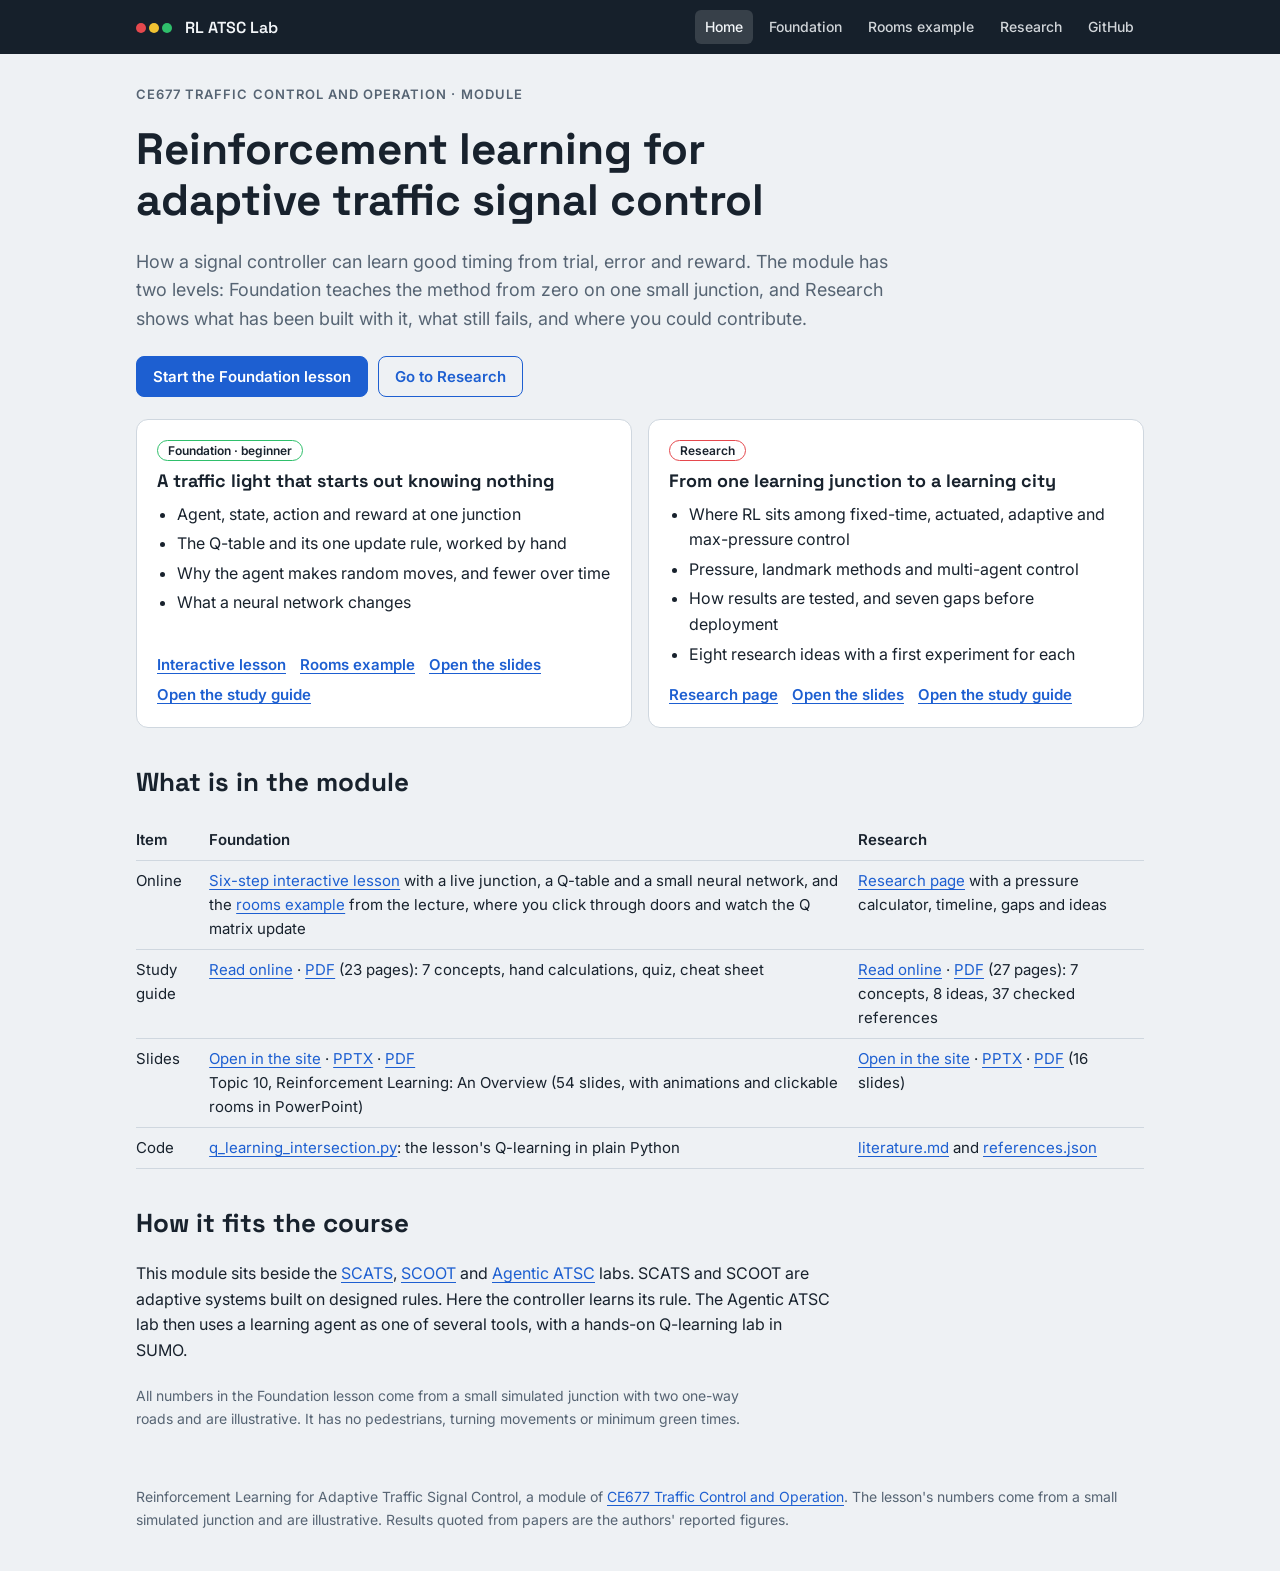
<file: docs/index.html>
<!doctype html>
<html lang="en">
<head>
<meta charset="utf-8">
<meta name="viewport" content="width=device-width, initial-scale=1">
<title>RL ATSC Lab</title>
<meta name="description" content="Reinforcement learning for adaptive traffic signal control: an interactive lesson, study guides, slides and research ideas for CE677.">
<link rel="preconnect" href="https://fonts.googleapis.com"><link rel="preconnect" href="https://fonts.gstatic.com" crossorigin>
<link rel="stylesheet" href="https://fonts.googleapis.com/css2?family=Inter:wght@400;500;600&family=Space+Grotesk:wght@500;600;700&display=swap">
<link rel="stylesheet" href="css/site.css">
</head>
<body>
<header class="site-band"><div class="in">
  <a class="brand" href="index.html"><span aria-hidden="true"><i style="background:#E5484D"></i><i style="background:#F1C232"></i><i style="background:#2FBF6B"></i></span>RL ATSC Lab</a>
  <nav aria-label="Site"><a href="index.html" aria-current="page">Home</a><a href="foundation.html">Foundation</a><a href="rooms.html">Rooms example</a><a href="research.html">Research</a><a href="https://github.com/smrahmanbd/rl-atsc-lab">GitHub</a></nav>
</div></header>
<main class="page">
<span class="eyebrow">CE677 Traffic Control and Operation · module</span>
<h1>Reinforcement learning for adaptive traffic signal control</h1>
<p class="lede">How a signal controller can learn good timing from trial, error and reward. The module has two levels: Foundation teaches the method from zero on one small junction, and Research shows what has been built with it, what still fails, and where you could contribute.</p>
<div class="btns"><a class="btn" href="foundation.html">Start the Foundation lesson</a><a class="btn ghost" href="research.html">Go to Research</a></div>

<div class="grid">
  <section class="card"><span class="tag s">Foundation · beginner</span><h3>A traffic light that starts out knowing nothing</h3>
    <ul><li>Agent, state, action and reward at one junction</li><li>The Q-table and its one update rule, worked by hand</li><li>Why the agent makes random moves, and fewer over time</li><li>What a neural network changes</li></ul>
    <div class="links"><a href="foundation.html">Interactive lesson</a><a href="rooms.html">Rooms example</a><a href="viewer.html?doc=materials/RL_Foundation_Presentation.pdf&amp;mode=slides&amp;dl=materials/RL_Foundation_Presentation.pptx">Open the slides</a><a href="viewer.html?doc=materials/RL_Foundation_Study_Guide.pdf&amp;mode=guide">Open the study guide</a></div></section>
  <section class="card"><span class="tag a">Research</span><h3>From one learning junction to a learning city</h3>
    <ul><li>Where RL sits among fixed-time, actuated, adaptive and max-pressure control</li><li>Pressure, landmark methods and multi-agent control</li><li>How results are tested, and seven gaps before deployment</li><li>Eight research ideas with a first experiment for each</li></ul>
    <div class="links"><a href="research.html">Research page</a><a href="viewer.html?doc=materials/RL_Research_Presentation.pdf&amp;mode=slides&amp;dl=materials/RL_Research_Presentation.pptx">Open the slides</a><a href="viewer.html?doc=materials/RL_Research_Study_Guide.pdf&amp;mode=guide">Open the study guide</a></div></section>
</div>

<h2>What is in the module</h2>
<div class="scroll"><table>
<tr><th>Item</th><th>Foundation</th><th>Research</th></tr>
<tr><td>Online</td><td><a href="foundation.html">Six-step interactive lesson</a> with a live junction, a Q-table and a small neural network, and the <a href="rooms.html">rooms example</a> from the lecture, where you click through doors and watch the Q matrix update</td><td><a href="research.html">Research page</a> with a pressure calculator, timeline, gaps and ideas</td></tr>
<tr><td>Study guide</td><td><a href="viewer.html?doc=materials/RL_Foundation_Study_Guide.pdf&amp;mode=guide">Read online</a> · <a href="materials/RL_Foundation_Study_Guide.pdf">PDF</a> (23 pages): 7 concepts, hand calculations, quiz, cheat sheet</td><td><a href="viewer.html?doc=materials/RL_Research_Study_Guide.pdf&amp;mode=guide">Read online</a> · <a href="materials/RL_Research_Study_Guide.pdf">PDF</a> (27 pages): 7 concepts, 8 ideas, 37 checked references</td></tr>
<tr><td>Slides</td><td><a href="viewer.html?doc=materials/RL_Foundation_Presentation.pdf&amp;mode=slides&amp;dl=materials/RL_Foundation_Presentation.pptx">Open in the site</a> · <a href="materials/RL_Foundation_Presentation.pptx">PPTX</a> · <a href="materials/RL_Foundation_Presentation.pdf">PDF</a><br>Topic 10, Reinforcement Learning: An Overview (54 slides, with animations and clickable rooms in PowerPoint)</td><td><a href="viewer.html?doc=materials/RL_Research_Presentation.pdf&amp;mode=slides&amp;dl=materials/RL_Research_Presentation.pptx">Open in the site</a> · <a href="materials/RL_Research_Presentation.pptx">PPTX</a> · <a href="materials/RL_Research_Presentation.pdf">PDF</a> (16 slides)</td></tr>
<tr><td>Code</td><td><a href="https://github.com/smrahmanbd/rl-atsc-lab/blob/main/code/q_learning_intersection.py">q_learning_intersection.py</a>: the lesson's Q-learning in plain Python</td><td><a href="https://github.com/smrahmanbd/rl-atsc-lab/blob/main/research/literature.md">literature.md</a> and <a href="https://github.com/smrahmanbd/rl-atsc-lab/blob/main/research/references.json">references.json</a></td></tr>
</table></div>

<h2>How it fits the course</h2>
<p>This module sits beside the <a href="https://smrahmanbd.github.io/scats-learning-lab/">SCATS</a>, <a href="https://smrahmanbd.github.io/scoot-learning-lab/">SCOOT</a> and <a href="https://smrahmanbd.github.io/agentic-atsc-lab/">Agentic ATSC</a> labs. SCATS and SCOOT are adaptive systems built on designed rules. Here the controller learns its rule. The Agentic ATSC lab then uses a learning agent as one of several tools, with a hands-on Q-learning lab in SUMO.</p>
<p class="note">All numbers in the Foundation lesson come from a small simulated junction with two one-way roads and are illustrative. It has no pedestrians, turning movements or minimum green times.</p>
</main>
<footer class="site">Reinforcement Learning for Adaptive Traffic Signal Control, a module of <a href="https://github.com/smrahmanbd/ce677-traffic-control-and-operation">CE677 Traffic Control and Operation</a>. The lesson's numbers come from a small simulated junction and are illustrative. Results quoted from papers are the authors' reported figures.</footer>
</body>
</html>
</file>
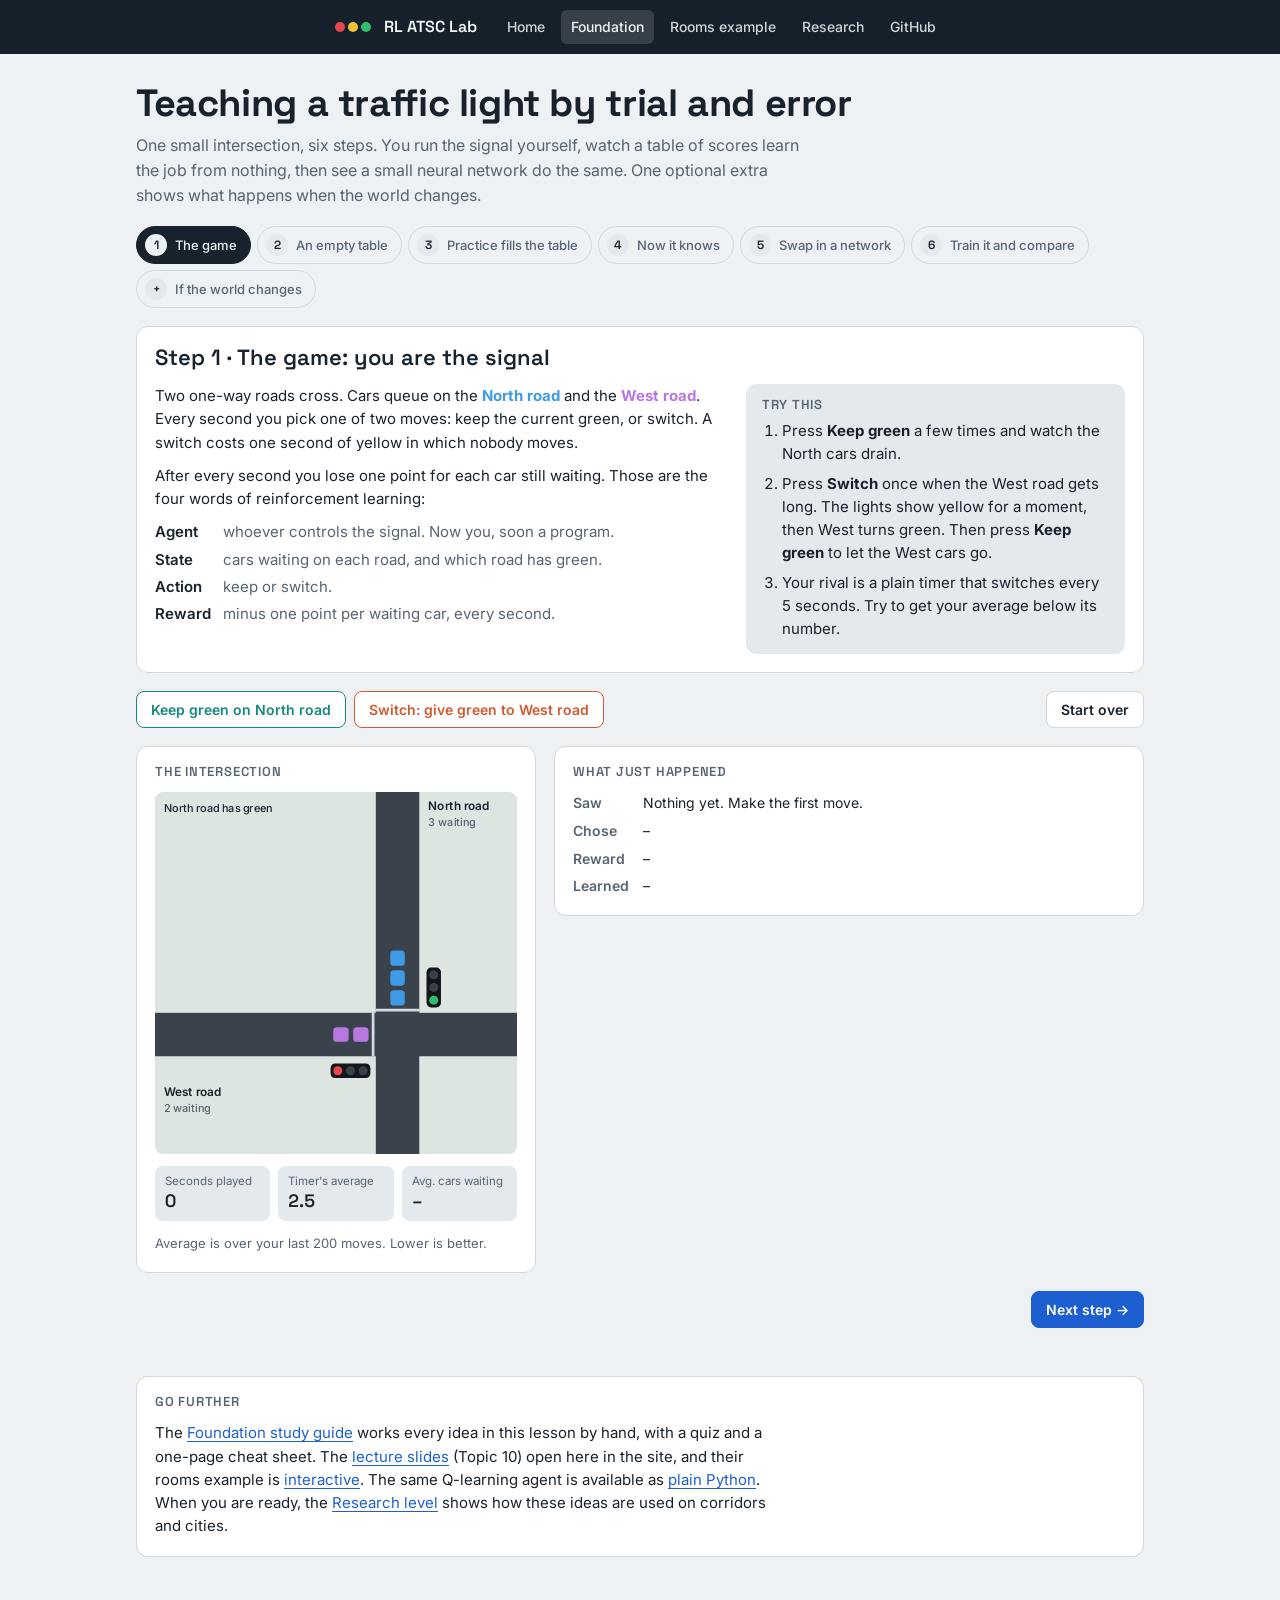
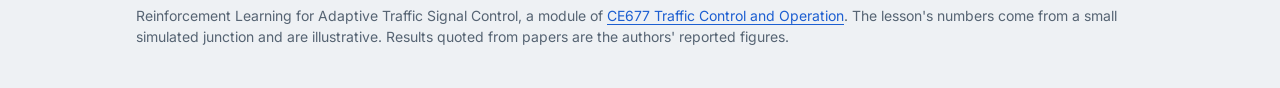
<file: docs/foundation.html>
<!doctype html>
<html lang="en">
<head>
<meta charset="utf-8">
<meta name="viewport" content="width=device-width, initial-scale=1">
<title>Foundation · RL ATSC Lab</title>
<meta name="description" content="A six-step interactive lesson where a Q-table and then a small neural network learn to control a traffic signal.">
<link rel="preconnect" href="https://fonts.googleapis.com"><link rel="preconnect" href="https://fonts.gstatic.com" crossorigin>
<link rel="stylesheet" href="https://fonts.googleapis.com/css2?family=Inter:wght@400;500;600&family=Space+Grotesk:wght@500;600;700&display=swap">
<link rel="stylesheet" href="css/site.css">
<style>
/* Layout: a five-step lesson. Each step = short text + the same live intersection + the learner's "brain" beside it. */
:root{
  --bg:#EEF1F4; --surface:#FFFFFF; --surface2:#E4E9EE; --fg:#18222D; --muted:#566473; --line:#CFD7DF;
  --accent:#1D5FD1; --accent-fg:#FFFFFF;
  --ground:#DCE5E0; --road:#3A434C; --mark:#D5DCE2;
  --ns:#3F9BE6; --ew:#B978E0; --keep:#17897A; --switch:#D2582F;
  --go:#2FBF6B; --wait:#F1C232; --stop:#E5484D; --lampoff:#59626B;
  --display:"Space Grotesk",system-ui,sans-serif; --body:"Inter",system-ui,-apple-system,"Segoe UI",sans-serif;
}
@media (prefers-color-scheme: dark){ :root:not([data-theme="light"]){
  --bg:#10151B; --surface:#19212A; --surface2:#232D38; --fg:#E8EDF2; --muted:#9BA9B7; --line:#303C49;
  --accent:#82B2FF; --accent-fg:#0C1420;
  --ground:#17221F; --road:#3A444F; --mark:#8894A0;
  --ns:#62B4F5; --ew:#CD97EE; --keep:#3CC2AE; --switch:#F08A63;
  --go:#3DD17C; --wait:#F5CD4A; --stop:#F0616A; --lampoff:#1D242B; color-scheme:dark } }
:root[data-theme="dark"]{
  --bg:#10151B; --surface:#19212A; --surface2:#232D38; --fg:#E8EDF2; --muted:#9BA9B7; --line:#303C49;
  --accent:#82B2FF; --accent-fg:#0C1420;
  --ground:#17221F; --road:#3A444F; --mark:#8894A0;
  --ns:#62B4F5; --ew:#CD97EE; --keep:#3CC2AE; --switch:#F08A63;
  --go:#3DD17C; --wait:#F5CD4A; --stop:#F0616A; --lampoff:#1D242B; color-scheme:dark }

*{box-sizing:border-box}
[hidden]{display:none!important}
body{background:var(--bg);color:var(--fg);font:15px/1.55 var(--body)}
.wrap{max-width:1040px;margin:0 auto;padding-block:28px 48px;
  padding-left:max(16px,env(safe-area-inset-left,0px));padding-right:max(16px,env(safe-area-inset-right,0px));
  display:flex;flex-direction:column;gap:18px}
h1,h2,h3{font-family:var(--display);text-wrap:balance;margin:0;line-height:1.15}
h1{font-size:clamp(26px,4.4vw,38px);font-weight:700;letter-spacing:-.01em}
h2{font-size:22px;font-weight:600}
h3{font-size:13px;font-weight:600;letter-spacing:.06em;text-transform:uppercase;color:var(--muted)}
p{margin:0;max-width:68ch}
.lede{color:var(--muted);font-size:16px}
header{display:flex;flex-direction:column;gap:8px}

.steps{display:flex;gap:6px;flex-wrap:wrap;list-style:none;margin:0;padding:0}
.steps button{font:500 13px var(--body);color:var(--muted);background:transparent;border:1px solid var(--line);
  border-radius:999px;padding:7px 13px 7px 8px;cursor:pointer;display:flex;align-items:center;gap:8px}
.steps b{font:600 12px var(--display);width:22px;height:22px;border-radius:50%;background:var(--surface2);color:var(--fg);
  display:grid;place-items:center}
.steps button[aria-current="step"]{background:var(--fg);color:var(--bg);border-color:var(--fg)}
.steps button[aria-current="step"] b{background:var(--bg);color:var(--fg)}

.card{background:var(--surface);border:1px solid var(--line);border-radius:12px;padding:18px;min-width:0;
  display:flex;flex-direction:column;gap:12px}
.lesson{gap:14px}
.lesson .cols{display:grid;grid-template-columns:minmax(0,1.5fr) minmax(0,1fr);gap:22px}
.lesson .text{display:flex;flex-direction:column;gap:10px}
.try{background:var(--surface2);border-radius:10px;padding:14px 16px;display:flex;flex-direction:column;gap:6px}
.try ol{margin:0;padding-left:20px;display:flex;flex-direction:column;gap:6px}
.vocab{display:grid;grid-template-columns:auto 1fr;gap:4px 12px;margin:0}
.vocab dt{font-weight:600}.vocab dd{margin:0;color:var(--muted)}
table.cmp{border-collapse:collapse;font-size:13.5px;width:100%}
table.cmp th,table.cmp td{text-align:left;padding:6px 10px 6px 0;border-bottom:1px solid var(--line);vertical-align:top}
table.cmp th{font-weight:600}
.scroll{overflow-x:auto}

.controls{display:flex;flex-wrap:wrap;gap:8px;align-items:center}
button.btn{font:600 14px var(--body);border-radius:8px;border:1px solid var(--line);background:var(--surface);color:var(--fg);
  padding:9px 14px;cursor:pointer}
button.btn.primary{background:var(--accent);color:var(--accent-fg);border-color:var(--accent);min-width:92px}
button.btn.keep{border-color:var(--keep);color:var(--keep)} button.btn.switch{border-color:var(--switch);color:var(--switch)}
button:focus-visible{outline:2px solid var(--accent);outline-offset:2px}
.seg{display:flex;border:1px solid var(--line);border-radius:8px;overflow:hidden;background:var(--surface)}
.seg button{font:500 13px var(--body);border:0;background:transparent;color:var(--muted);padding:9px 12px;cursor:pointer}
.seg button[aria-pressed="true"]{background:var(--surface2);color:var(--fg);font-weight:600}
.spacer{flex:1}

.stage{display:grid;grid-template-columns:minmax(0,400px) minmax(0,1fr);gap:18px;align-items:start}
canvas{display:block;width:100%;border-radius:8px}
#road{aspect-ratio:1;max-width:100%}
.stats{display:grid;grid-template-columns:repeat(3,minmax(0,1fr));gap:8px}
.stat{background:var(--surface2);border-radius:8px;padding:8px 10px}
.stat span{display:block;font-size:11.5px;color:var(--muted);line-height:1.3}
.stat strong{font:600 18px var(--display);font-variant-numeric:tabular-nums}
.side{display:flex;flex-direction:column;gap:18px;min-width:0}

.qgrids{display:flex;flex-wrap:wrap;gap:18px}
.qt{border-collapse:separate;border-spacing:3px;font-size:12px;font-variant-numeric:tabular-nums}
.qt caption{text-align:left;font-weight:600;font-size:13px;padding-bottom:4px}
.qt th{font-weight:500;color:var(--muted);padding:2px 4px;white-space:nowrap}
.qt th.ax-ew{color:var(--ew)} .qt th.ax-ns{color:var(--ns);text-align:right}
.qt th[colspan]{text-align:center;font-weight:600}
.qt td{width:38px;height:34px;text-align:center;border-radius:6px;background:var(--surface2);font:600 13px var(--display);color:var(--fg)}
.qt td.unseen{color:var(--muted);font-weight:400}
.qt td.now{outline:2.5px solid var(--fg);outline-offset:1px}
.legend{display:flex;flex-wrap:wrap;gap:6px 16px;font-size:12.5px;color:var(--muted)}
.chip{display:inline-block;width:11px;height:11px;border-radius:3px;margin-right:5px;vertical-align:-1px}
.note{font-size:13px;color:var(--muted)}
.nowvals{font-variant-numeric:tabular-nums;font-size:14px}
.k{color:var(--keep);font-weight:600}.s{color:var(--switch);font-weight:600}

.what{display:grid;grid-template-columns:auto 1fr;gap:6px 14px;margin:0;font-size:14px}
.what dt{font-weight:600;color:var(--muted)} .what dd{margin:0;min-width:0;font-variant-numeric:tabular-nums}
.tag{display:inline-block;font-size:11.5px;font-weight:600;border-radius:999px;padding:1px 8px;margin-left:6px;border:1px solid var(--line);color:var(--muted)}
.tag.rand{border-color:var(--wait);color:var(--fg);background:color-mix(in srgb,var(--wait) 25%,transparent)}

.lab{font-size:13px;font-weight:600;color:var(--muted);margin-left:8px}
.phase{list-style:none;margin:0;padding:0;display:grid;grid-template-columns:repeat(3,minmax(0,1fr));gap:4px}
.phase li{font-size:12px;font-weight:500;line-height:1.25;color:var(--muted);border-top:3px solid var(--line);padding-top:6px}
.phase li.on{color:var(--fg);font-weight:600;border-top-color:var(--accent)}
.fill{display:flex;align-items:center;gap:12px;font-size:13px;font-weight:600;font-variant-numeric:tabular-nums}
.track{flex:1;max-width:220px;height:6px;border-radius:3px;background:var(--surface2);overflow:hidden}
.track div{height:100%;width:0;background:var(--accent)}
.pager{display:flex;justify-content:space-between;gap:8px}
@media (max-width:760px){ .stage,.lesson .cols{grid-template-columns:minmax(0,1fr)} .stage>.card:first-child{max-width:440px} }
</style>
</head>
<body>
<header class="site-band"><div class="in">
  <a class="brand" href="index.html"><span aria-hidden="true"><i style="background:#E5484D"></i><i style="background:#F1C232"></i><i style="background:#2FBF6B"></i></span>RL ATSC Lab</a>
  <nav aria-label="Site"><a href="index.html">Home</a><a href="foundation.html" aria-current="page">Foundation</a><a href="rooms.html">Rooms example</a><a href="research.html">Research</a><a href="https://github.com/smrahmanbd/rl-atsc-lab">GitHub</a></nav>
</div></header>
<div class="wrap">
<header>
  <h1>Teaching a traffic light by trial and error</h1>
  <p class="lede">One small intersection, six steps. You run the signal yourself, watch a table of scores learn the job from nothing, then see a small neural network do the same. One optional extra shows what happens when the world changes.</p>
</header>

<ol class="steps" id="steps"></ol>

<section class="card lesson">
  <h2 id="l-title"></h2>
  <div class="cols">
    <div class="text" id="l-text"></div>
    <div class="try"><h3>Try this</h3><ol id="l-try"></ol></div>
  </div>
</section>

<div class="controls" id="ctl-agent">
  <button class="btn primary" id="play">Play</button>
  <button class="btn" id="one">One move</button>
  <div class="seg" id="speed" role="group" aria-label="Speed">
    <button data-s="slow">Slow</button><button data-s="normal">Normal</button><button data-s="fast">Fast training</button>
  </div>
  <span class="spacer"></span>
  <button class="btn" id="reset">Forget everything</button>
</div>
<div class="controls" id="ctl-world" hidden>
  <button class="btn switch" id="works">Start roadworks</button>
  <span class="lab">Learning</span>
  <div class="seg" id="learn" role="group" aria-label="Learning"><button data-l="on">On</button><button data-l="off">Off</button></div>
</div>
<div class="controls" id="ctl-manual" hidden>
  <button class="btn keep" id="m-keep">Keep the green</button>
  <button class="btn switch" id="m-switch">Switch the lights</button>
  <span class="spacer"></span>
  <button class="btn" id="m-reset">Start over</button>
</div>

<div class="stage">
  <section class="card">
    <h3>The intersection</h3>
    <canvas id="road" aria-label="Animated intersection with cars queueing on a North road and a West road"></canvas>
    <div class="stats">
      <div class="stat"><span>Seconds played</span><strong id="st-steps">0</strong></div>
      <div class="stat"><span id="st-eps-l">Random moves</span><strong id="st-eps">–</strong></div>
      <div class="stat"><span>Avg. cars waiting</span><strong id="st-avg">–</strong></div>
    </div>
    <ol class="phase" id="phase" hidden><li>Trying things</li><li>Getting better</li><li>Using what it learned</li></ol>
    <p class="note" id="st-note"></p>
  </section>

  <div class="side">
    <section class="card" id="p-q" hidden>
      <h3>The agent's brain: a table of scores</h3>
      <div class="fill"><span id="q-fill">Boxes visited: 0 of 32</span><div class="track"><div id="q-bar"></div></div></div>
      <div class="scroll"><div class="qgrids" id="qgrids"></div></div>
      <div class="legend">
        <span><i class="chip" style="background:var(--keep)"></i>K = Keep scores higher</span>
        <span><i class="chip" style="background:var(--switch)"></i>S = Switch scores higher</span>
        <span>Stronger colour = more sure</span><span>· = never been here</span>
      </div>
      <p class="nowvals" id="q-now"></p>
    </section>

    <section class="card" id="p-nn" hidden>
      <h3>The agent's brain: a small neural network</h3>
      <canvas id="net" height="300" aria-label="Network diagram: 4 inputs, 8 hidden units, 2 output scores"></canvas>
      <div class="legend">
        <span>Solid line = pushes the score up</span><span>Dashed = pushes it down</span>
        <span>Thicker = stronger weight</span><span>Darker circle = more active</span>
      </div>
      <p class="note" id="nn-mem"></p>
    </section>

    <section class="card">
      <h3>What just happened</h3>
      <dl class="what">
        <dt>Saw</dt><dd id="w-saw">Nothing yet. Make the first move.</dd>
        <dt>Chose</dt><dd id="w-chose">–</dd>
        <dt>Reward</dt><dd id="w-rew">–</dd>
        <dt>Learned</dt><dd id="w-learn">–</dd>
      </dl>
    </section>
  </div>
</div>

<section class="card" id="p-chart">
  <h3>Is it getting better? Average cars waiting (lower is better)</h3>
  <canvas id="chart" height="190" aria-label="Line chart of average cars waiting during training"></canvas>
</section>

<div class="pager">
  <button class="btn" id="prev">← Previous step</button>
  <button class="btn primary" id="next">Next step →</button>
</div>
</div>

<div class="wrap" style="padding-top:0"><section class="card"><h3>Go further</h3>
<p>The <a href="viewer.html?doc=materials/RL_Foundation_Study_Guide.pdf&amp;mode=guide">Foundation study guide</a> works every idea in this lesson by hand, with a quiz and a one-page cheat sheet. The <a href="viewer.html?doc=materials/RL_Foundation_Presentation.pdf&amp;mode=slides&amp;dl=materials/RL_Foundation_Presentation.pptx">lecture slides</a> (Topic 10) open here in the site, and their rooms example is <a href="rooms.html">interactive</a>. The same Q-learning agent is available as <a href="https://github.com/smrahmanbd/rl-atsc-lab/blob/main/code/q_learning_intersection.py">plain Python</a>. When you are ready, the <a href="research.html">Research level</a> shows how these ideas are used on corridors and cities.</p></section></div>
<footer class="site">Reinforcement Learning for Adaptive Traffic Signal Control, a module of <a href="https://github.com/smrahmanbd/ce677-traffic-control-and-operation">CE677 Traffic Control and Operation</a>. The lesson's numbers come from a small simulated junction and are illustrative. Results quoted from papers are the authors' reported figures.</footer>
<script>
/* ---------- The world: one intersection, two one-way roads ---------- */
const CAP = 10;               // most cars a road can hold in its queue
const RATE = [0.32, 0.16];    // chance a new car arrives each second: [North road, West road]
const GAMMA = 0.9;            // discount: how much the future counts

function makeEnv() { return { q: [3, 2], phase: 0, yellow: false, rate: RATE.slice(), yellowSecs: 1 }; }

// action 0 = keep the current green, 1 = switch (costs yellow seconds in which nobody moves)
function envStep(env, action) {
  let departed = -1, reward = 0, secs = 1; const arrived = [0, 0];
  if (action === 1) { env.phase = 1 - env.phase; env.yellow = true; secs = env.yellowSecs; }
  else {
    env.yellow = false;
    if (env.q[env.phase] > 0) { env.q[env.phase]--; departed = env.phase; }
  }
  for (let t = 0; t < secs; t++) {
    for (let d = 0; d < 2; d++) if (Math.random() < env.rate[d] && env.q[d] < CAP) { env.q[d]++; arrived[d]++; }
    reward -= env.q[0] + env.q[1];           // one point lost per waiting car, every second
  }
  return { reward, departed, arrived, secs };
}
const snap = env => ({ ns: env.q[0], ew: env.q[1], phase: env.phase });

/* ---------- Example 1: Q-table ---------- */
const bucket = n => (n === 0 ? 0 : n <= 2 ? 1 : n <= 5 ? 2 : 3);
const boxOf = s => s.phase * 16 + bucket(s.ns) * 4 + bucket(s.ew);

function makeQAgent() {
  return {
    kind: 'q', steps: 0, alpha: 0.2,
    Q: Array.from({ length: 32 }, () => [0, 0]),
    seen: new Array(32).fill(0),
    eps() { return Math.max(0.05, 1 - this.steps / 2500); },
    values(s) { return this.Q[boxOf(s)]; },
    act(s) {
      if (Math.random() < this.eps()) return { a: Math.random() < 0.5 ? 0 : 1, random: true };
      const v = this.Q[boxOf(s)];
      return { a: v[1] > v[0] ? 1 : 0, random: false };
    },
    learn(s, a, r, s2) {
      const i = boxOf(s), j = boxOf(s2);
      const before = this.Q[i][a];
      const target = r + GAMMA * Math.max(this.Q[j][0], this.Q[j][1]);
      this.Q[i][a] = before + this.alpha * (target - before);   // nudge toward the better guess
      this.seen[i]++; this.steps++;
      return { before, target, after: this.Q[i][a] };
    }
  };
}

/* ---------- Example 2: small neural network (4 inputs, 8 hidden, 2 outputs) ---------- */
const NH = 8, NI = 4, RS = 10;   // RS: rewards are divided by 10 inside the network
const feat = s => [s.ns / CAP, s.ew / CAP, s.phase === 0 ? 1 : 0, s.phase === 1 ? 1 : 0];

function makeNet() {
  const r = k => (Math.random() * 2 - 1) * k;
  return {
    W1: Array.from({ length: NH }, () => Array.from({ length: NI }, () => r(0.7))),
    b1: Array.from({ length: NH }, () => 0),
    W2: Array.from({ length: 2 }, () => Array.from({ length: NH }, () => r(0.4))),
    b2: [0, 0]
  };
}
function forward(net, x) {
  const h = new Array(NH);
  for (let j = 0; j < NH; j++) {
    let z = net.b1[j];
    for (let i = 0; i < NI; i++) z += net.W1[j][i] * x[i];
    h[j] = Math.tanh(z);
  }
  const out = [net.b2[0], net.b2[1]];
  for (let k = 0; k < 2; k++) for (let j = 0; j < NH; j++) out[k] += net.W2[k][j] * h[j];
  return { h, out };
}
const copyNet = n => JSON.parse(JSON.stringify(n));

function makeNNAgent() {
  const net = makeNet();
  return {
    kind: 'nn', steps: 0, lr: 0.05, batch: 16, net, frozen: copyNet(net), memory: [],
    eps() { return Math.max(0.05, 1 - this.steps / 3000); },
    values(s) { return forward(this.net, feat(s)).out.map(v => v * RS); },
    act(s) {
      if (Math.random() < this.eps()) return { a: Math.random() < 0.5 ? 0 : 1, random: true };
      const v = forward(this.net, feat(s)).out;
      return { a: v[1] > v[0] ? 1 : 0, random: false };
    },
    targetFor(m) {
      const nxt = forward(this.frozen, feat(m.s2)).out;
      return m.r / RS + GAMMA * Math.max(nxt[0], nxt[1]);
    },
    trainOne(m) {
      const x = feat(m.s), { h, out } = forward(this.net, x);
      let err = out[m.a] - this.targetFor(m);
      err = Math.max(-1, Math.min(1, err));
      const g = this.lr / this.batch, n = this.net;
      for (let j = 0; j < NH; j++) {
        const dh = err * n.W2[m.a][j] * (1 - h[j] * h[j]);
        n.W2[m.a][j] -= g * err * h[j];
        for (let i = 0; i < NI; i++) n.W1[j][i] -= g * dh * x[i];
        n.b1[j] -= g * dh;
      }
      n.b2[m.a] -= g * err;
    },
    learn(s, a, r, s2) {
      const m = { s, a, r, s2 };
      this.memory.push(m); if (this.memory.length > 3000) this.memory.shift();
      const before = forward(this.net, feat(s)).out[a] * RS;
      const target = this.targetFor(m) * RS;
      for (let b = 0; b < this.batch; b++)           // learn from 16 random memories
        this.trainOne(this.memory[(Math.random() * this.memory.length) | 0]);
      this.steps++;
      if (this.steps % 100 === 0) this.frozen = copyNet(this.net);
      return { before, target, after: forward(this.net, feat(s)).out[a] * RS };
    }
  };
}

/* ---------- Baseline: a plain timer that switches every 5 seconds ---------- */
function timerBaseline(n, change) {
  const env = makeEnv(); let sum = 0, secs = 0; if (change) change(env);
  for (let t = 0; t < n; t++) { const r = envStep(env, t % 5 === 4 ? 1 : 0); sum -= r.reward; secs += r.secs; }
  return sum / secs;
}
/* ---------- Lesson text ---------- */
const LESSONS = [
 { name:'The game', sim:'manual',
   title:'Step 1 · The game: you are the signal',
   text:`<p>Two one-way roads cross. Cars queue on the <b style="color:var(--ns)">North road</b> and the <b style="color:var(--ew)">West road</b>. Every second you pick one of two moves: keep the current green, or switch. A switch costs one second of yellow in which nobody moves.</p>
   <p>After every second you lose one point for each car still waiting. Those are the four words of reinforcement learning:</p>
   <dl class="vocab"><dt>Agent</dt><dd>whoever controls the signal. Now you, soon a program.</dd>
   <dt>State</dt><dd>cars waiting on each road, and which road has green.</dd>
   <dt>Action</dt><dd>keep or switch.</dd>
   <dt>Reward</dt><dd>minus one point per waiting car, every second.</dd></dl>`,
   tryThis:['Press <b>Keep green</b> a few times and watch the North cars drain.','Press <b>Switch</b> once when the West road gets long. The lights show yellow for a moment, then West turns green. Then press <b>Keep green</b> to let the West cars go.','Your rival is a plain timer that switches every 5 seconds. Try to get your average below its number.'] },
 { name:'An empty table', sim:'q',
   title:'Step 2 · Start with an empty table and try things',
   text:`<p>Now a program takes over. It knows nothing about traffic. All it has is an empty table with one box for every situation it can be in.</p>
   <p>Each box will hold two scores: how good is <span class="k">Keep</span> here, and how good is <span class="s">Switch</span> here. Since every box is empty, it cannot choose well yet. So it makes <b>random moves</b>: it ignores the table and flips a coin between Keep and Switch, then sees what reward comes back.</p>
   <p>After each move it writes what it found into the box it was in: <b>new score = reward I just got + 0.9 × best score in the box I landed in</b>. The old score moves part of the way toward that.</p>
   <p class="note">A box is picked by the two queue lengths (cars waiting on each road) and which road has green. To keep the table small, queue lengths are grouped into 0, 1–2, 3–5 and 6+. That gives 4 × 4 × 2 = 32 boxes.</p>`,
   tryThis:['Press <b>One move</b> several times. After each one, read “What just happened” from top to bottom.','Look for the “random move” tag. At this stage every move is a coin flip, because the table has nothing useful in it yet.','Watch boxes get their first letter as the agent visits them. The outlined box is where it is now.'] },
 { name:'Practice fills the table', sim:'q',
   title:'Step 3 · Practice fills the table',
   text:`<p>One move teaches one box a little. So the agent needs thousands of moves.</p><p>Before each move it decides how to choose. A <b>random move</b> is a coin flip between Keep and Switch, to try something new. A <b>table move</b> looks up the box and takes the higher score. “Random moves 100%” means every move is a coin flip. “Random moves 5%” means about 1 move in 20 is a coin flip and the other 19 follow the table. The share falls as the table fills. This is the epsilon-greedy idea: explore a lot at first, then mostly use what you know.</p>
   <p>The chart at the bottom shows how many cars wait on average. The dashed line is the plain 5-second timer. When the agent's line drops below it, the table has learned to react to traffic, which a timer cannot do.</p>`,
   tryThis:['Choose <b>Fast training</b> and press <b>Play</b>. Watch “Boxes visited” climb to 32 and “Random moves” fall to 5%.','Keep going for about 10 seconds, until the chart line settles under the dashed line.','Press <b>Pause</b>. The table is now filled in.'] },
 { name:'Now it knows', sim:'q',
   title:'Step 4 · Now it knows what to do',
   text:`<p>Choosing a move is now a simple lookup. The agent finds the box for the current situation, compares the two scores, and takes the higher one. Nothing else happens when it decides.</p>
   <p>Read the table as a rulebook. K means “in this situation, keep the green”. S means “switch”. Nobody typed these rules in. They came out of trial, error and reward.</p>
   <p>It still makes a random move 5% of the time: about 1 move in 20 is a coin flip instead of a lookup. That keeps it checking whether a different move has become better.</p>
   <p class="note">If the table is still mostly empty, go back to step 3 and train it first.</p>`,
   tryThis:['Choose <b>Slow</b> and press <b>Play</b>. Compare how it drives now with the fumbling in step 2.','Follow the outlined box as it jumps around the table. The letter in it is the move it takes.','Find the box “North queue 0, West queue 3–5” while North has green. It should say S: nothing to serve on North, cars waiting on West.'] },
 { name:'Swap in a network', sim:'nn',
   title:'Step 5 · Swap the table for a neural network',
   text:`<p>A table needs one box per situation. That works for 32 situations and fails for millions. A neural network replaces the table with a formula: the state goes in on the left (exact car counts, no grouping), and the two scores come out on the right.</p>
   <p>The lines are 58 adjustable numbers called weights. The learning rule is the same as before: the predicted score should move toward <b>reward + 0.9 × best next score</b>. What differs is where the knowledge sits. Instead of one box, the network nudges all its weights slightly.</p>
   <p>The weights change after every move, by a tiny amount. Each move is saved to a memory, and the network practises on 16 memories picked at random, so one odd moment cannot throw it off.</p>`,
   tryThis:['Press <b>One move</b> and compare the two output scores with the move it chose.','In “What just happened”, compare the network\'s guess with the better guess. Learning shrinks that gap.','Step a few more times and watch line thickness shift slightly. That is the weights changing.'] },
 { name:'Train it and compare', sim:'nn',
   title:'Step 6 · Train the network and compare',
   text:`<p>The network goes through the same three phases: try things, improve, then use what it learned. It needs more moves than the table, because every update shifts all the weights at once and they have to settle together.</p>
   <p>What you get in return: the network never looks up “the most similar past situation”. Similar inputs simply give similar outputs, because they pass through the same weights. So it gives a sensible score for a state it has never seen exactly.</p>
   <div class="scroll"><table class="cmp"><tr><th></th><th>Table</th><th>Network</th></tr>
   <tr><th>Stores</th><td>64 scores, one per box and move</td><td>58 shared weights</td></tr>
   <tr><th>Sees</th><td>grouped counts</td><td>exact counts</td></tr>
   <tr><th>One update changes</th><td>one score</td><td>every weight, slightly</td></tr>
   <tr><th>Huge problems</th><td>table explodes</td><td>same network, more inputs</td></tr>
   <tr><th>World changes</th><td>must relearn box by box</td><td>must also relearn, by more training</td></tr></table></div>`,
   tryThis:['Choose <b>Fast training</b> and press <b>Play</b> for about 20 seconds, until the line is under the timer.','Go back to <b>Slow</b> and watch the two output scores flip as the queues change.','Return to step 3 and compare the two charts. Which learned faster?','Curious what happens if the traffic rules change after training? The extra step covers that.'] },
 { name:'If the world changes', sim:'q',
   extra:true,
   title:'Extra · What if the world changes?',
   text:`<p>Think of a robot that learned a room, and then someone adds a sofa. Its table has no idea. The scores were measured in the old room, and they are just numbers in boxes. The agent finds out only one way: it does what the table says, the result is worse than the score promised, and that bad reward gets written into the box.</p>
   <p>Here the change is roadworks: every switch now takes 3 seconds instead of 1, and the busy traffic moves to the West road. The old table switches too eagerly for this world.</p>
   <p>Two things decide what happens next:</p>
   <dl class="vocab"><dt>Learning off</dt><dd>the table is frozen. It repeats the old habits and stays bad.</dd>
   <dt>Learning on</dt><dd>each bad result corrects one box. It recovers, slowly, and only in boxes it visits again.</dd></dl>
   <p class="note">One limit remains. The table can only react to what the state describes. If the change is invisible in the state, two different situations share one box and the table cannot tell them apart. Describing more means more boxes, and that is why step 5 swapped the table for a network.</p>`,
   tryThis:['Set <b>Learning</b> to <b>Off</b>, press <b>Start roadworks</b>, then <b>Fast training</b> and <b>Play</b> for 5 seconds. The line usually jumps well above where it was and stays there. Now and then the old table copes; that depends on what it happened to learn.','Set <b>Learning</b> to <b>On</b> and keep playing for about 15 seconds. The line comes back down as boxes are rewritten. It will not reach the old level, because this world is harder.','Look at the table again. Some boxes changed their letter. Those are the rules it had to rewrite for the new world.'] }
];

/* ---------- Simulations (one per learner, kept while you move between steps) ---------- */
const ROADWORKS = env => { env.yellowSecs = 3; env.rate = [0.16, 0.32]; };
const NORMAL = env => { env.yellowSecs = 1; env.rate = RATE.slice(); };
const TIMERS = [timerBaseline(40000), timerBaseline(40000, ROADWORKS)];
const timerNow = () => TIMERS[sim.env.yellowSecs > 1 ? 1 : 0];
const WEIGHTS = NH * NI + NH + 2 * NH + 2;
function makeSim(kind) {
  const env = makeEnv();
  return { kind, env, agent: kind === 'q' ? makeQAgent() : kind === 'nn' ? makeNNAgent() : null,
    cars: env.q.map(n => Array.from({ length: n }, (_, i) => ({ pos: i }))), passing: [],
    steps: 0, secs: 0, hist: [], marks: [], acc: 0, accSecs: 0, recent: [], last: null, learning: true };
}
const sims = { manual: makeSim('manual'), q: makeSim('q'), nn: makeSim('nn') };
let stepIdx = 0, sim = sims.manual, playing = false, speed = 'slow', dirty = true;

function advance(sm, manualAction) {
  const s = snap(sm.env);
  let a = manualAction, random = false;
  if (sm.agent) ({ a, random } = sm.agent.act(s));
  const res = envStep(sm.env, a), s2 = snap(sm.env);
  const info = sm.agent && sm.learning ? sm.agent.learn(s, a, res.reward, s2) : null;
  if (res.departed >= 0) { sm.cars[res.departed].shift(); sm.passing.push({ d: res.departed, t: 0 }); }
  res.arrived.forEach((n, d) => { for (let k = 0; k < n; k++) sm.cars[d].push({ pos: sm.cars[d].length + 3 }); });
  sm.steps++; sm.secs += res.secs; sm.acc -= res.reward; sm.accSecs += res.secs;
  sm.recent.push([-res.reward, res.secs]); if (sm.recent.length > 200) sm.recent.shift();
  if (sm.steps % 200 === 0) {
    sm.hist.push(sm.acc / sm.accSecs); sm.acc = 0; sm.accSecs = 0;
  }
  sm.last = { s, a, random, r: res.reward, secs: res.secs, info };
  if (a === 1) sm.yellowAt = performance.now();
  dirty = true;
}

/* ---------- Drawing helpers ---------- */
const $ = id => document.getElementById(id);
let C = {};
function readColors() {
  const cs = getComputedStyle(document.documentElement);
  for (const k of ['bg','surface','surface2','fg','muted','line','accent','ground','road','mark','ns','ew','keep','switch','go','wait','stop','lampoff'])
    C[k] = cs.getPropertyValue('--' + k).trim();
}
function fit(cv, h) {
  const dpr = Math.min(window.devicePixelRatio || 1, 2), w = cv.clientWidth, hh = h || w;
  if (cv.width !== Math.round(w * dpr) || cv.height !== Math.round(hh * dpr)) { cv.width = Math.round(w * dpr); cv.height = Math.round(hh * dpr); }
  const ctx = cv.getContext('2d'); ctx.setTransform(dpr, 0, 0, dpr, 0, 0);
  return { ctx, w, h: hh };
}
const num = (v, d = 1) => (v < 0 ? '−' : '') + Math.abs(v).toFixed(d);
function rr(ctx, x, y, w, h, r) { ctx.beginPath(); ctx.roundRect(x, y, w, h, r); }

/* ---------- The intersection ---------- */
const CX = 268, HW = 24, SLOT = 22;
function drawRoad() {
  const { ctx, w } = fit($('road')); const k = w / 400; ctx.scale(k, k);
  const e = sim.env;
  // yellow is shown for a moment after a switch, then the new road turns green by itself
  const yellow = e.yellow && performance.now() - (sim.yellowAt || 0) < 650;
  ctx.fillStyle = C.ground; ctx.fillRect(0, 0, 400, 400);
  ctx.fillStyle = C.road; ctx.fillRect(CX - HW, 0, HW * 2, 400); ctx.fillRect(0, CX - HW, 400, HW * 2);
  ctx.strokeStyle = C.mark; ctx.lineWidth = 3;
  ctx.beginPath(); ctx.moveTo(CX - HW, CX - HW - 3); ctx.lineTo(CX + HW, CX - HW - 3);
  ctx.moveTo(CX - HW - 3, CX - HW); ctx.lineTo(CX - HW - 3, CX + HW); ctx.stroke();
  // cars waiting
  for (let d = 0; d < 2; d++) {
    ctx.fillStyle = d === 0 ? C.ns : C.ew;
    const draw = front => { d === 0 ? rr(ctx, CX - 8, front - 17, 16, 17, 4) : rr(ctx, front - 17, CX - 8, 17, 16, 4); ctx.fill(); };
    sim.cars[d].forEach(c => draw(CX - HW - 8 - c.pos * SLOT));
    sim.passing.forEach(p => { if (p.d === d) draw(CX - HW - 8 + p.t); });
  }
  // signals
  const lamp = d => yellow ? (d === e.phase ? 'stop' : 'wait') : (d === e.phase ? 'go' : 'stop');
  const housing = (x, y, vertical, state) => {
    ctx.fillStyle = '#12171c'; rr(ctx, x, y, vertical ? 16 : 44, vertical ? 44 : 16, 5); ctx.fill();
    ['stop', 'wait', 'go'].forEach((n, i) => {
      ctx.fillStyle = state === n ? C[n] : C.lampoff; ctx.globalAlpha = state === n ? 1 : .55;
      ctx.beginPath(); ctx.arc(vertical ? x + 8 : x + 8 + i * 14, vertical ? y + 8 + i * 14 : y + 8, 5, 0, 7); ctx.fill(); ctx.globalAlpha = 1;
    });
  };
  housing(CX + HW + 8, CX - HW - 50, true, lamp(0));
  housing(CX - HW - 50, CX + HW + 8, false, lamp(1));
  // labels
  ctx.font = '600 13px Inter, system-ui, sans-serif'; ctx.textBaseline = 'top';
  ctx.fillStyle = C.fg; ctx.textAlign = 'left';
  ctx.fillText('North road', CX + HW + 10, 10);
  ctx.fillText('West road', 10, CX + HW + 34);
  ctx.font = '500 12px Inter, system-ui, sans-serif'; ctx.fillStyle = C.muted;
  ctx.fillText(e.q[0] + ' waiting', CX + HW + 10, 28);
  ctx.fillText(e.q[1] + ' waiting', 10, CX + HW + 52);
  ctx.textAlign = 'left'; ctx.fillStyle = C.fg;
  if (e.yellowSecs > 1) { ctx.fillStyle = C.switch; ctx.fillText('Roadworks: a switch takes 3 seconds', 10, 32); ctx.fillStyle = C.fg; }
  ctx.fillText(yellow ? 'Yellow: switching, nobody moves' : (e.phase === 0 ? 'North' : 'West') + ' road has green', 10, 12);
}
function moveCars(snapNow) {
  for (const q of sim.cars) q.forEach((c, i) => { c.pos = snapNow ? i : c.pos + (i - c.pos) * 0.22; });
  if (snapNow) sim.passing.length = 0;
  else { sim.passing.forEach(p => p.t += 7); sim.passing = sim.passing.filter(p => p.t < 190); }
}

/* ---------- Q-table view ---------- */
const BL = ['0', '1–2', '3–5', '6+'];
function buildQ() {
  $('qgrids').innerHTML = [0, 1].map(p => `<table class="qt"><caption>While the ${p ? 'West' : 'North'} road has green</caption>
    <tr><th></th><th colspan="4" class="ax-ew">West queue (cars waiting)</th></tr>
    <tr><th class="ax-ns">North queue</th>${BL.map(b => `<th class="ax-ew">${b}</th>`).join('')}</tr>
    ${BL.map((b, r) => `<tr><th class="ax-ns">${b}</th>${BL.map((_, c) => `<td id="q${p * 16 + r * 4 + c}"></td>`).join('')}</tr>`).join('')}</table>`).join('');
}
function drawQ() {
  const ag = sims.q.agent, here = boxOf(snap(sims.q.env));
  for (let i = 0; i < 32; i++) {
    const td = $('q' + i), v = ag.Q[i];
    td.className = (ag.seen[i] ? '' : 'unseen') + (i === here ? ' now' : '');
    if (!ag.seen[i]) { td.textContent = '·'; td.style.background = ''; continue; }
    const diff = v[0] - v[1], pct = Math.round(16 + Math.min(1, Math.abs(diff) / 2) * 54);
    td.textContent = diff >= 0 ? 'K' : 'S';
    td.style.background = `color-mix(in srgb, var(--${diff >= 0 ? 'keep' : 'switch'}) ${pct}%, var(--surface2))`;
  }
  const v = ag.Q[here], filled = ag.seen.filter(n => n).length;
  $('q-fill').textContent = `Boxes visited: ${filled} of 32`; $('q-bar').style.width = (filled / 32 * 100) + '%';
  $('q-now').innerHTML = `Scores in the outlined box: <span class="k">Keep ${num(v[0], 2)}</span> · <span class="s">Switch ${num(v[1], 2)}</span>`;
}

/* ---------- Network view ---------- */
function drawNet() {
  const { ctx, w, h } = fit($('net'), 300); ctx.clearRect(0, 0, w, h);
  const ag = sims.nn.agent, s = snap(sims.nn.env), x = feat(s), f = forward(ag.net, x);
  const xi = 108, xo = w - 104, xh = (xi + xo) / 2;
  const ys = (n, i) => h * (i + 0.5) / n;
  ctx.strokeStyle = C.fg; ctx.lineCap = 'round';
  const edge = (x1, y1, x2, y2, wt) => {
    ctx.globalAlpha = 0.14 + Math.min(0.6, Math.abs(wt) * 0.45); ctx.lineWidth = 0.4 + Math.min(4, Math.abs(wt) * 2.4);
    ctx.setLineDash(wt < 0 ? [5, 5] : []); ctx.beginPath(); ctx.moveTo(x1, y1); ctx.lineTo(x2, y2); ctx.stroke();
  };
  for (let j = 0; j < NH; j++) {
    for (let i = 0; i < NI; i++) edge(xi, ys(NI, i), xh, ys(NH, j), ag.net.W1[j][i]);
    for (let k = 0; k < 2; k++) edge(xh, ys(NH, j), xo, ys(2, k), ag.net.W2[k][j]);
  }
  ctx.setLineDash([]); ctx.globalAlpha = 1;
  const node = (px, py, r, act, ring) => {
    ctx.fillStyle = C.surface; ctx.beginPath(); ctx.arc(px, py, r, 0, 7); ctx.fill();
    ctx.fillStyle = C.fg; ctx.globalAlpha = Math.min(1, Math.abs(act)) * 0.85; ctx.fill(); ctx.globalAlpha = 1;
    ctx.strokeStyle = ring || C.fg; ctx.lineWidth = ring ? 3.5 : 1.4; ctx.stroke(); ctx.strokeStyle = C.fg;
  };
  ctx.font = '500 12px Inter, system-ui, sans-serif'; ctx.textBaseline = 'middle';
  const inL = [['North cars', s.ns], ['West cars', s.ew], ['North green', x[2]], ['West green', x[3]]];
  inL.forEach(([l, v], i) => { node(xi, ys(NI, i), 9, x[i]); ctx.fillStyle = C.fg; ctx.textAlign = 'right'; ctx.fillText(l + '  ' + v, xi - 15, ys(NI, i)); });
  for (let j = 0; j < NH; j++) node(xh, ys(NH, j), 7, f.h[j]);
  const best = f.out[1] > f.out[0] ? 1 : 0;
  ['Keep', 'Switch'].forEach((l, k) => {
    node(xo, ys(2, k), 10, k === best ? 1 : 0.1, k === 0 ? C.keep : C.switch);
    ctx.textAlign = 'left'; ctx.fillStyle = k === 0 ? C.keep : C.switch; ctx.font = '600 13px Inter, system-ui, sans-serif';
    ctx.fillText(l, xo + 17, ys(2, k) - 8);
    ctx.fillStyle = C.fg; ctx.font = '500 12px Inter, system-ui, sans-serif'; ctx.fillText(num(f.out[k] * RS, 1), xo + 17, ys(2, k) + 9);
  });
  $('nn-mem').textContent = `Memory holds ${ag.memory.length.toLocaleString()} past moves. ${WEIGHTS} weights in total.`;
}

/* ---------- Chart ---------- */
function drawChart() {
  const { ctx, w, h } = fit($('chart'), 190); ctx.clearRect(0, 0, w, h);
  const L = 30, R = 54, T = 10, B = 26, pw = w - L - R, ph = h - T - B, YM = 15;
  const hist = sim.hist, n = Math.max(30, hist.length);
  const X = i => L + pw * (i + 1) / n, Y = v => T + ph * (1 - Math.min(v, YM) / YM);
  ctx.font = '500 11px Inter, system-ui, sans-serif'; ctx.textBaseline = 'middle';
  for (let v = 0; v <= YM; v += 2.5) {
    ctx.strokeStyle = C.line; ctx.lineWidth = 1; ctx.beginPath(); ctx.moveTo(L, Y(v)); ctx.lineTo(L + pw, Y(v)); ctx.stroke();
    if (v % 5 === 0) { ctx.fillStyle = C.muted; ctx.textAlign = 'right'; ctx.fillText(v, L - 6, Y(v)); }
  }
  ctx.setLineDash([6, 5]); ctx.strokeStyle = C.muted; ctx.lineWidth = 1.5;
  ctx.beginPath(); const TIMER = timerNow(); ctx.moveTo(L, Y(TIMER)); ctx.lineTo(L + pw, Y(TIMER)); ctx.stroke(); ctx.setLineDash([]);
  ctx.fillStyle = C.muted; ctx.textAlign = 'left'; ctx.fillText('timer ' + TIMER.toFixed(1), L + pw + 6, Y(TIMER));
  ctx.textAlign = 'center'; ctx.textBaseline = 'alphabetic';
  ctx.fillText(`moves made so far (0 to ${(n * 200).toLocaleString()})`, L + pw / 2, h - 6);
  sim.marks.forEach(([i, label]) => { const mx = L + pw * i / n; ctx.strokeStyle = C.switch; ctx.lineWidth = 1.5; ctx.beginPath(); ctx.moveTo(mx, T); ctx.lineTo(mx, T + ph); ctx.stroke();
    ctx.fillStyle = C.switch; ctx.textAlign = mx > L + pw - 90 ? 'right' : 'left'; ctx.fillText(label, mx + (mx > L + pw - 90 ? -5 : 5), T + 10); });
  ctx.fillStyle = C.muted; ctx.textAlign = 'center';
  if (!hist.length) { ctx.fillStyle = C.fg; ctx.font = '500 13px Inter, system-ui, sans-serif'; ctx.fillText('The line appears after the first 200 moves.', L + pw / 2, T + ph * 0.3); return; }
  ctx.strokeStyle = C.accent; ctx.lineWidth = 2.2; ctx.lineJoin = 'round'; ctx.beginPath();
  hist.forEach((v, i) => i ? ctx.lineTo(X(i), Y(v)) : ctx.moveTo(X(i), Y(v))); ctx.stroke();
  const lv = hist[hist.length - 1], lx = X(hist.length - 1);
  ctx.fillStyle = C.accent; ctx.beginPath(); ctx.arc(lx, Y(lv), 4, 0, 7); ctx.fill();
  ctx.font = '600 12px Inter, system-ui, sans-serif'; ctx.textAlign = lx > L + pw - 30 ? 'right' : 'left';
  ctx.fillText(lv.toFixed(1), lx + (lx > L + pw - 30 ? -8 : 8), Y(lv) - 8);
}

/* ---------- Text panels ---------- */
function drawText() {
  const ag = sim.agent, l = sim.last;
  const TIMER = timerNow();
  $('m-keep').textContent = `Keep green on ${sim.env.phase ? 'West' : 'North'} road`;
  $('m-switch').textContent = `Switch: give green to ${sim.env.phase ? 'North' : 'West'} road`;
  $('st-steps').textContent = sim.secs.toLocaleString();
  $('st-eps-l').textContent = ag ? 'Random moves (coin flips)' : 'Timer\'s average';
  $('st-eps').textContent = ag ? Math.round(ag.eps() * 100) + '%' : TIMER.toFixed(1);
  const avg = sim.recent.length ? sim.recent.reduce((a, b) => a + b[0], 0) / sim.recent.reduce((a, b) => a + b[1], 0) : null;
  const e = ag ? ag.eps() : 0, ph = !ag ? -1 : e > 0.6 ? 0 : e > 0.05 ? 1 : 2;
  $('phase').hidden = !ag; [...$('phase').children].forEach((el, k) => el.classList.toggle('on', k === ph));
  $('st-avg').textContent = avg === null ? '–' : avg.toFixed(1);
  $('st-note').textContent = ag ? `Random moves: how often the agent ignores its table and flips a coin between Keep and Switch. The average is over the last 200 moves; the 5-second timer averages ${TIMER.toFixed(1)}.` : 'Average is over your last 200 moves. Lower is better.';
  if (!l) { $('w-saw').textContent = 'Nothing yet. Make the first move.'; ['w-chose', 'w-rew', 'w-learn'].forEach(id => $(id).textContent = '–'); return; }
  const road = p => (p ? 'West' : 'North');
  $('w-saw').innerHTML = `North road ${l.s.ns} waiting, West road ${l.s.ew} waiting, ${road(l.s.phase)} has green` +
    (sim.kind === 'q' ? `<br><span class="note">That is the box “North queue ${BL[bucket(l.s.ns)]}, West queue ${BL[bucket(l.s.ew)]}”.</span>` : '');
  const nm = l.a ? '<span class="s">Switch</span>' : '<span class="k">Keep</span>';
  $('w-chose').innerHTML = nm + (ag ? (l.random ? '<span class="tag rand">random move (coin flip)</span>' : '<span class="tag">table move (higher score)</span>') : '<span class="tag">your choice</span>');
  $('w-rew').textContent = `${num(l.r, 0)}  ` + (l.secs > 1 ? `(the switch took ${l.secs} seconds, and each waiting car costs a point every second)` : `(${-l.r} car${l.r === -1 ? '' : 's'} waiting afterwards)`);
  const word = l.a ? 'Switch' : 'Keep';
  $('w-learn').innerHTML = !ag ? 'Nothing is learning yet. You are the brain in this step.'
    : !l.info ? 'Learning is switched off, so the table did not change.'
    : sim.kind === 'q' ? `Score for “${word}” in that box: <b>${num(l.info.before, 2)} → ${num(l.info.after, 2)}</b><br><span class="note">It moved a little toward the better guess, ${num(l.info.target, 2)}.</span>`
    : `The network guessed <b>${num(l.info.before, 2)}</b> for “${word}”. The better guess was <b>${num(l.info.target, 2)}</b>.<br><span class="note">All ${WEIGHTS} weights were nudged slightly, using 16 random memories.</span>`;
}

/* ---------- Steps and controls ---------- */
function showStep(i, fromHash) {
  stepIdx = Math.max(0, Math.min(LESSONS.length - 1, i)); const L = LESSONS[stepIdx];
  sim = sims[L.sim]; playing = false; moveCars(true);
  const world = !!L.extra;
  if (!world && sim.agent) { if (sim.env.yellowSecs > 1) { NORMAL(sim.env); sim.marks.push([sim.hist.length, 'roadworks end']); } sim.learning = true; }
  $('ctl-world').hidden = !world; syncWorld();
  $('l-title').textContent = L.title; $('l-text').innerHTML = L.text;
  $('l-try').innerHTML = L.tryThis.map(t => `<li>${t}</li>`).join('');
  [...$('steps').children].forEach((li, k) => li.firstChild.toggleAttribute('aria-current', false) || (k === stepIdx && li.firstChild.setAttribute('aria-current', 'step')));
  $('ctl-agent').hidden = !sim.agent; $('ctl-manual').hidden = !!sim.agent;
  $('p-q').hidden = L.sim !== 'q'; $('p-nn').hidden = L.sim !== 'nn'; $('p-chart').hidden = !sim.agent;
  $('prev').disabled = stepIdx === 0; $('next').disabled = stepIdx === LESSONS.length - 1;
  $('prev').style.visibility = stepIdx === 0 ? 'hidden' : ''; $('next').style.visibility = stepIdx === LESSONS.length - 1 ? 'hidden' : '';
  setSpeed(stepIdx === 2 || stepIdx >= 5 ? speed : 'slow');
  if (!fromHash) { try { history.replaceState(null, '', '#step-' + (stepIdx + 1)); } catch (e) { location.hash = 'step-' + (stepIdx + 1); } }
  syncPlay(); dirty = true;
}
function setSpeed(s) { speed = s; [...$('speed').children].forEach(b => b.setAttribute('aria-pressed', b.dataset.s === s)); }
function syncWorld() {
  const on = sim.env.yellowSecs > 1;
  $('works').textContent = on ? 'End roadworks' : 'Start roadworks';
  [...$('learn').children].forEach(b => b.setAttribute('aria-pressed', (b.dataset.l === 'on') === sim.learning));
}
function syncPlay() { $('play').textContent = playing ? 'Pause' : 'Play'; }
function resetSim() { const k = sim.kind; sims[k] = makeSim(k); sim = sims[k]; playing = false; syncPlay(); dirty = true; }

$('steps').innerHTML = LESSONS.map((l, i) => `<li><button data-i="${i}"><b>${l.extra ? '+' : i + 1}</b>${l.name}</button></li>`).join('');
$('steps').addEventListener('click', e => { const b = e.target.closest('button'); if (b) showStep(+b.dataset.i); });
$('prev').onclick = () => { showStep(stepIdx - 1); $('steps').scrollIntoView({ block: 'start' }); };
$('next').onclick = () => { showStep(stepIdx + 1); $('steps').scrollIntoView({ block: 'start' }); };
$('play').onclick = () => { playing = !playing; syncPlay(); };
$('one').onclick = () => { playing = false; syncPlay(); advance(sim); };
$('speed').addEventListener('click', e => { const b = e.target.closest('button'); if (b) setSpeed(b.dataset.s); });
$('works').onclick = () => { const on = sim.env.yellowSecs > 1; (on ? NORMAL : ROADWORKS)(sim.env); sim.marks.push([sim.hist.length, on ? 'roadworks end' : 'roadworks start']); syncWorld(); dirty = true; };
$('learn').addEventListener('click', e => { const b = e.target.closest('button'); if (b) { sim.learning = b.dataset.l === 'on'; syncWorld(); dirty = true; } });
$('reset').onclick = () => { resetSim(); syncWorld(); }; $('m-reset').onclick = resetSim;
$('m-keep').onclick = () => advance(sim, 0); $('m-switch').onclick = () => advance(sim, 1);
window.addEventListener('hashchange', () => { const m = /^#step-(\d)$/.exec(location.hash); if (m && +m[1] - 1 !== stepIdx) showStep(+m[1] - 1, true); });
window.addEventListener('resize', () => dirty = true);

/* ---------- Main loop ---------- */
let prevT = 0, bank = 0, lastDom = 0, lastCol = -1e9;
function frame(t) {
  const dt = Math.min(100, t - prevT); prevT = t;
  if (t - lastCol > 600) { readColors(); lastCol = t; dirty = true; }
  const fast = playing && speed === 'fast';
  if (playing && sim.agent) {
    if (fast) for (let i = 0; i < 12; i++) advance(sim);
    else { bank += dt; const gap = speed === 'slow' ? 750 : 180; if (bank >= gap) { bank = 0; advance(sim); } }
  }
  moveCars(fast); drawRoad();
  if (dirty && (!fast || t - lastDom > 90)) {
    lastDom = t; dirty = false; drawText();
    if (sim.kind === 'q') drawQ(); if (sim.kind === 'nn') drawNet(); if (sim.agent) drawChart();
  }
  requestAnimationFrame(frame);
}
buildQ(); readColors();
const m0 = /^#step-(\d)$/.exec(location.hash);
showStep(m0 ? +m0[1] - 1 : 0, true);
requestAnimationFrame(frame);
</script>
</body>
</html>
</file>
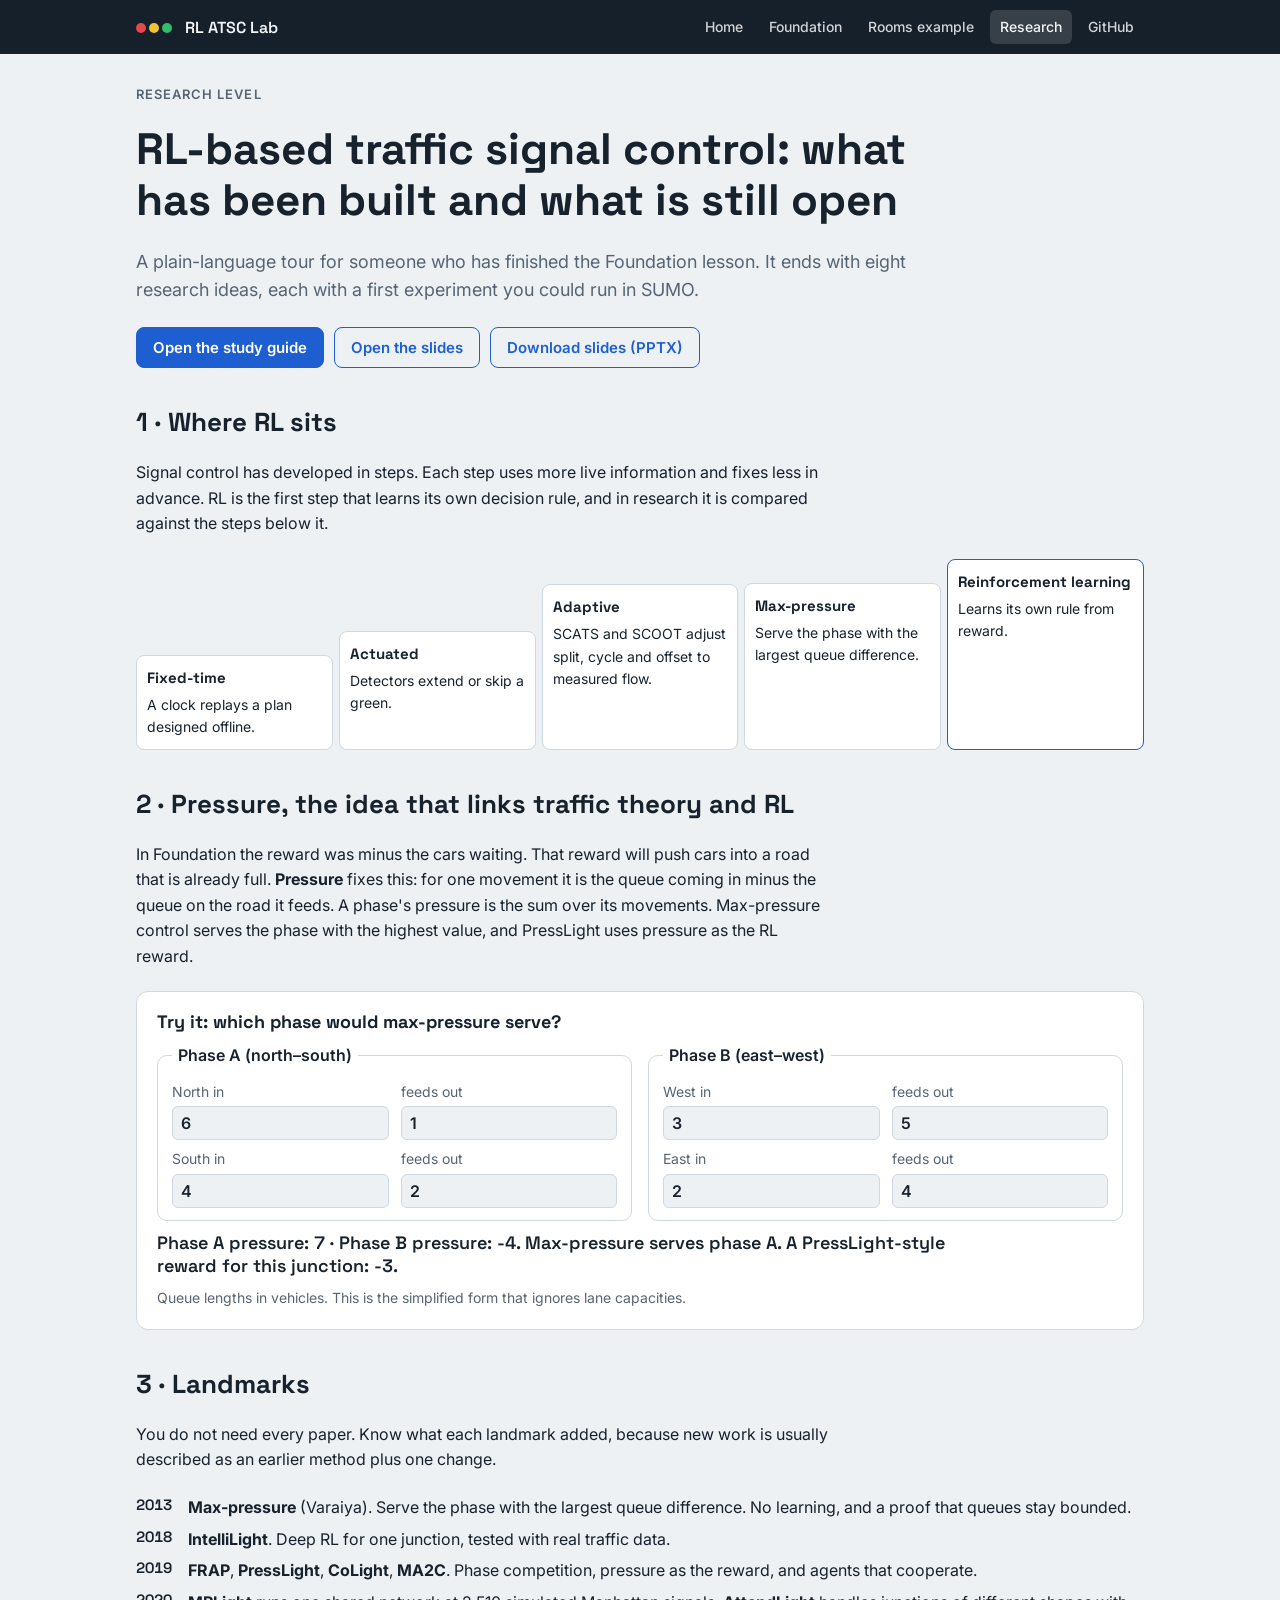
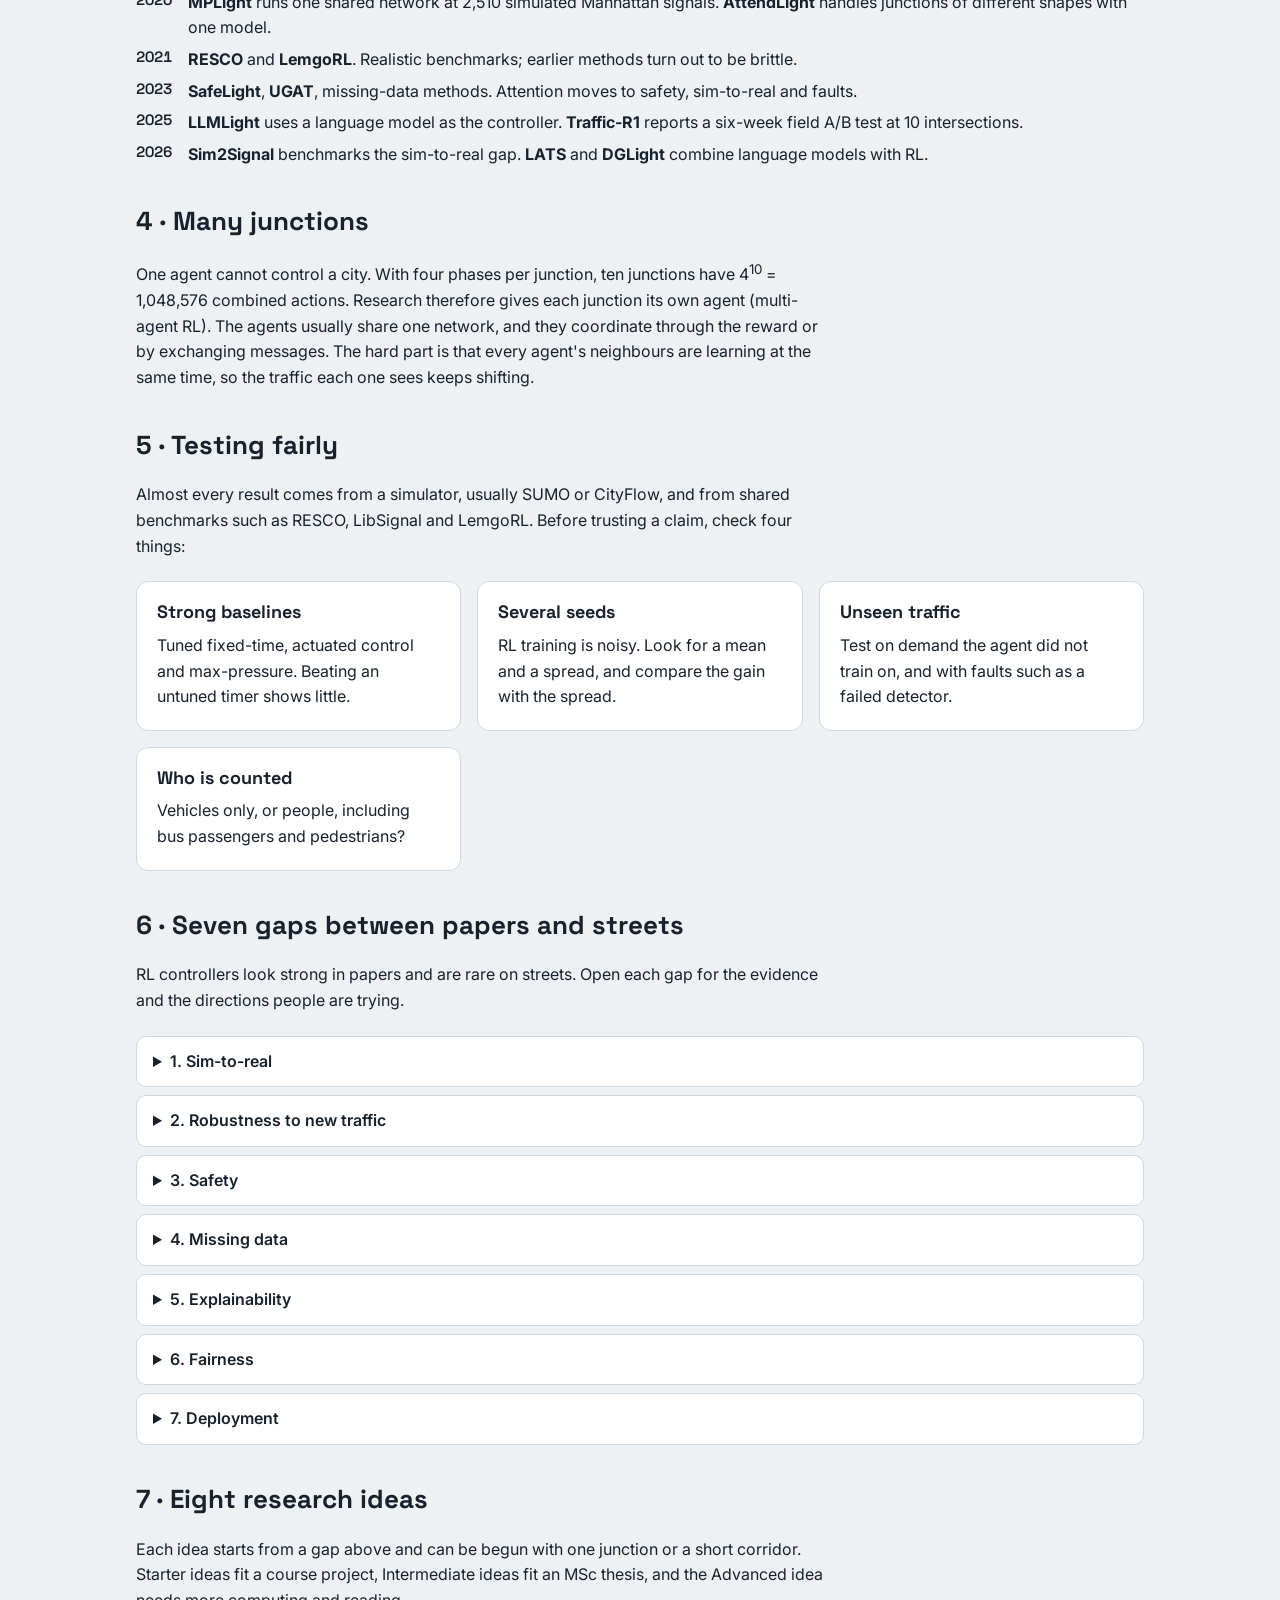
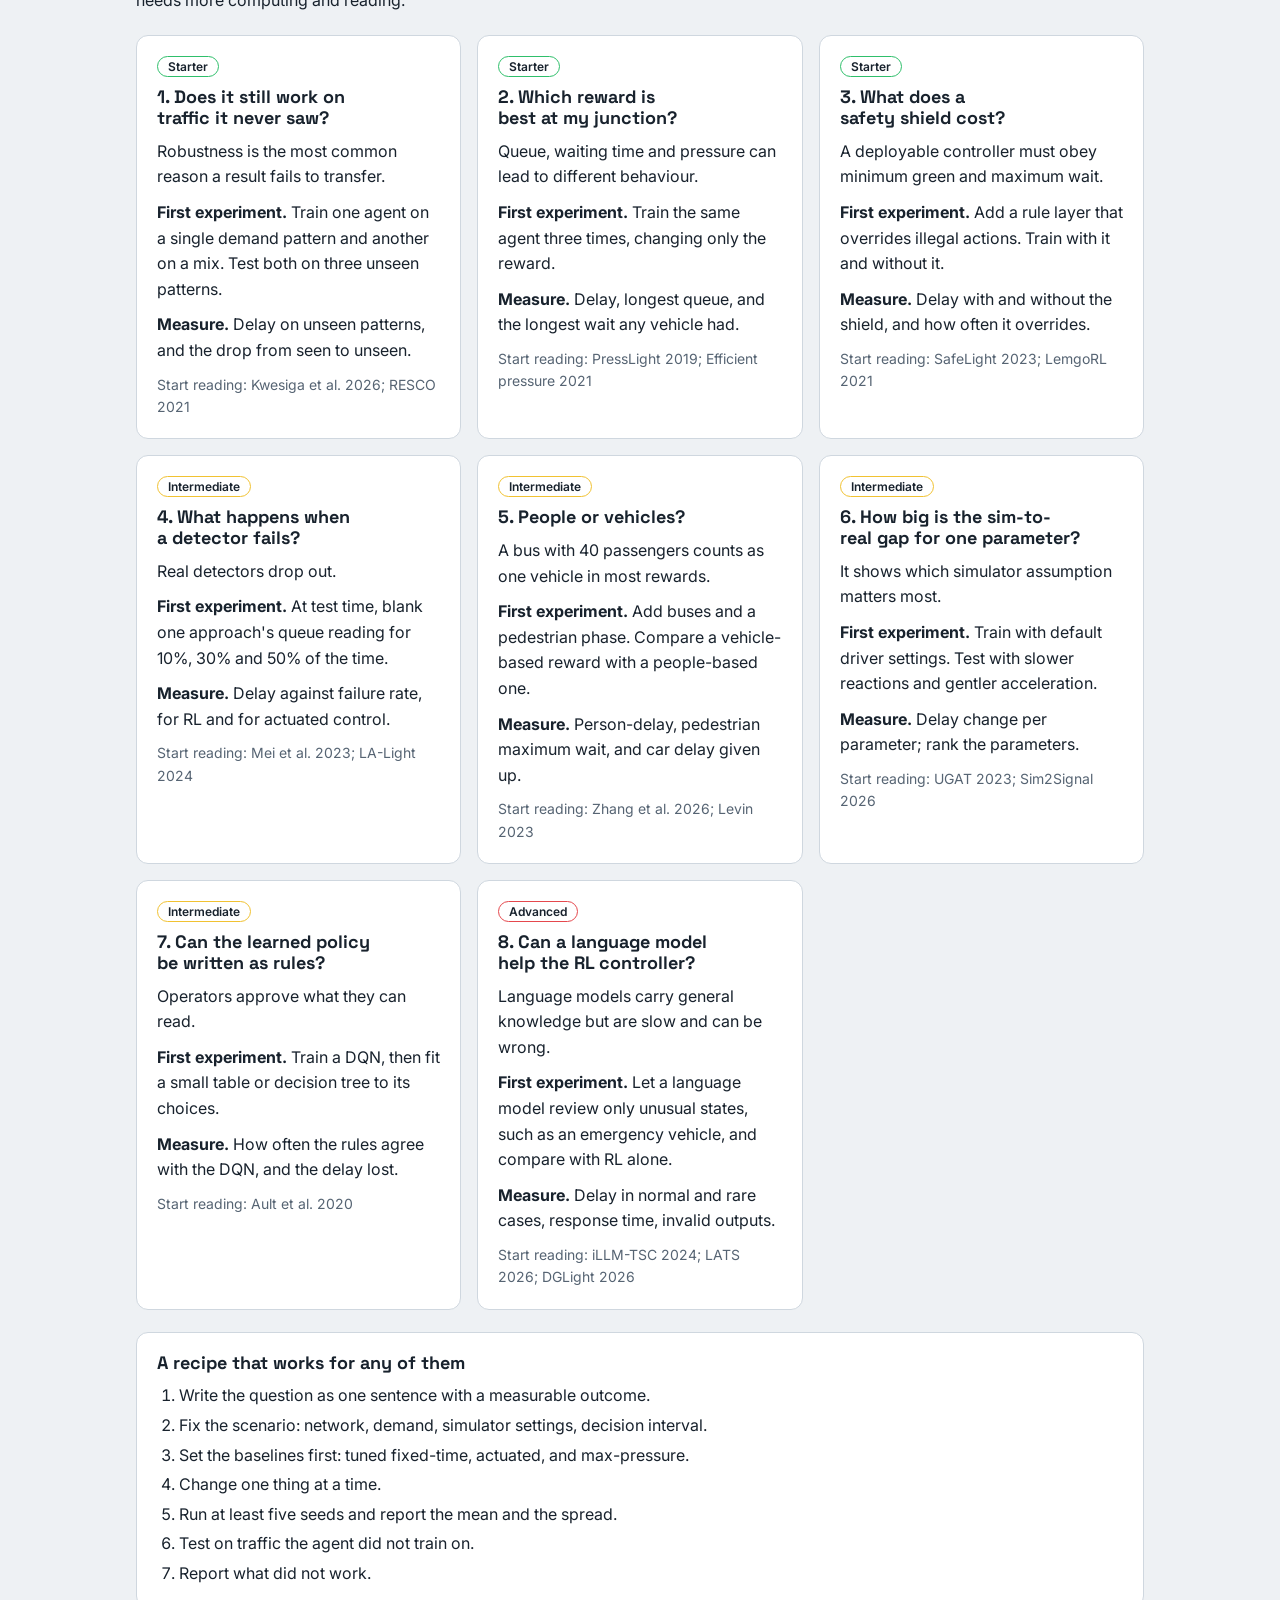
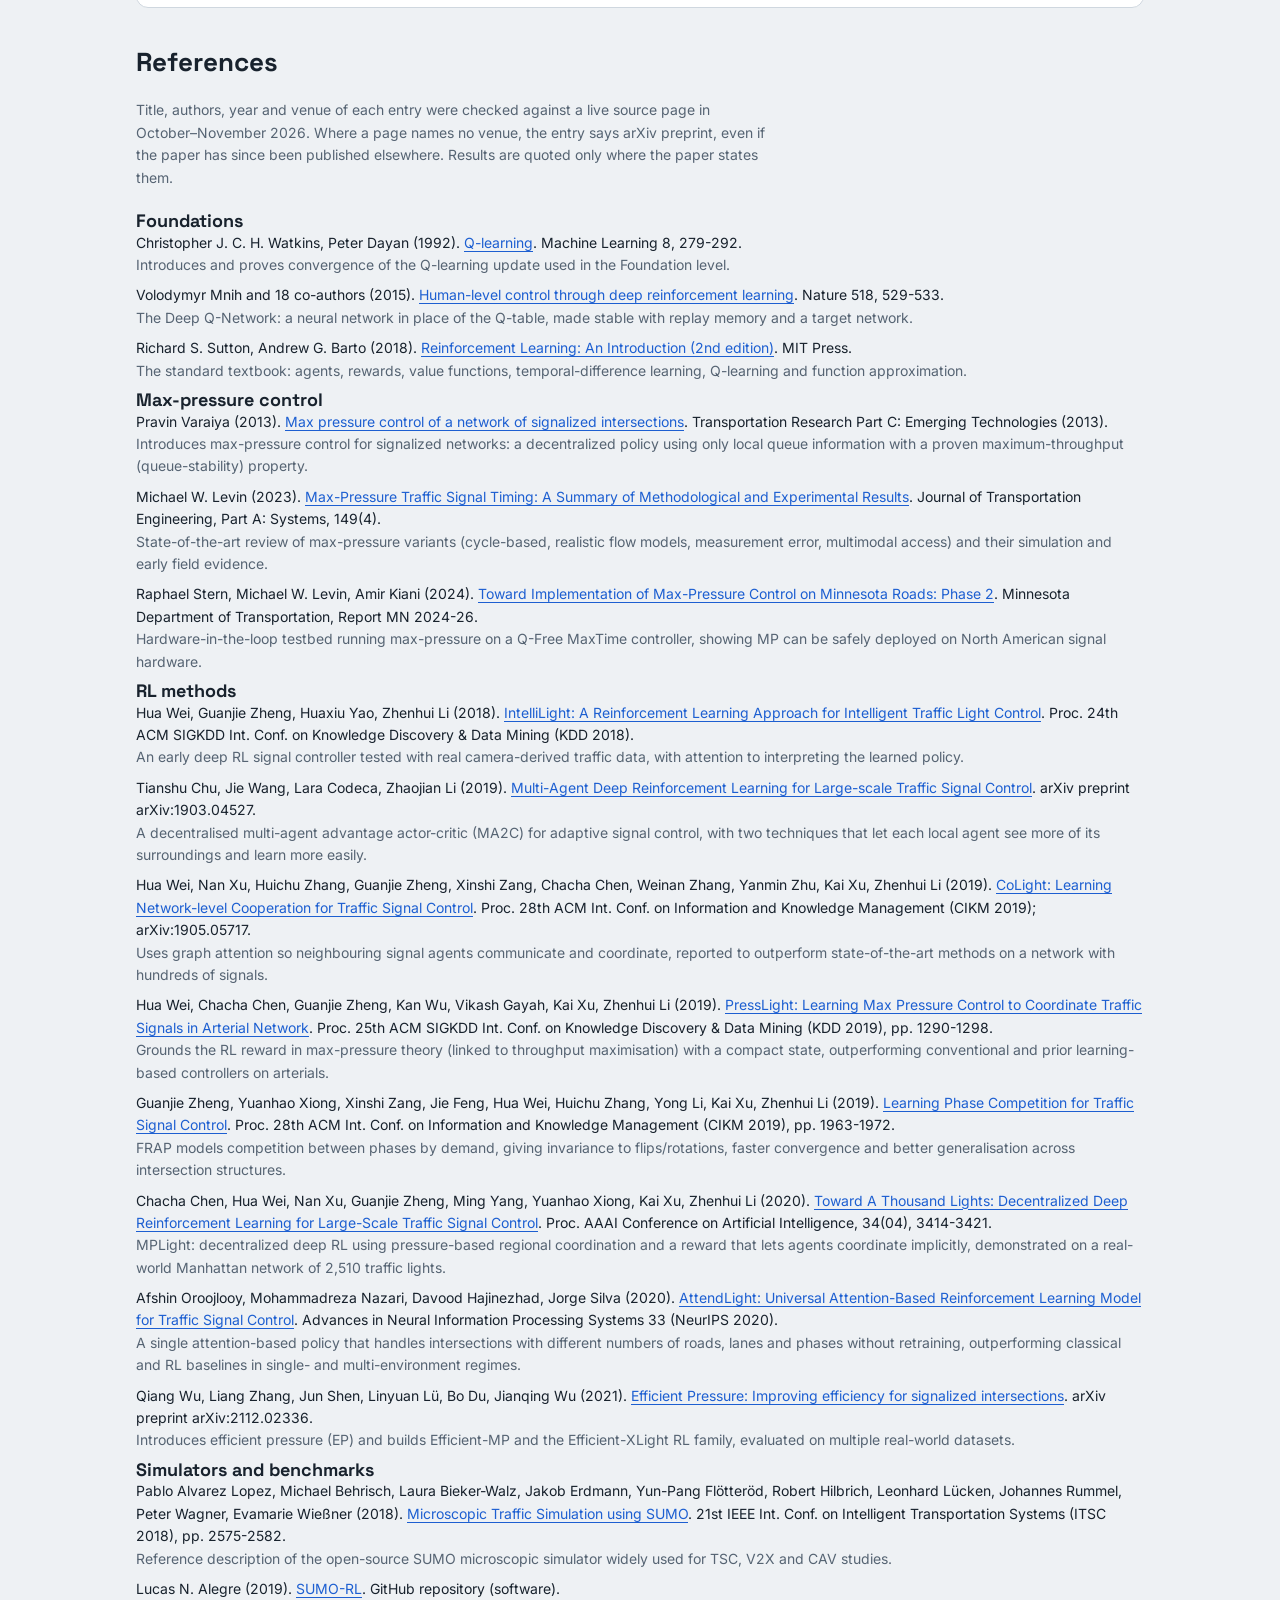
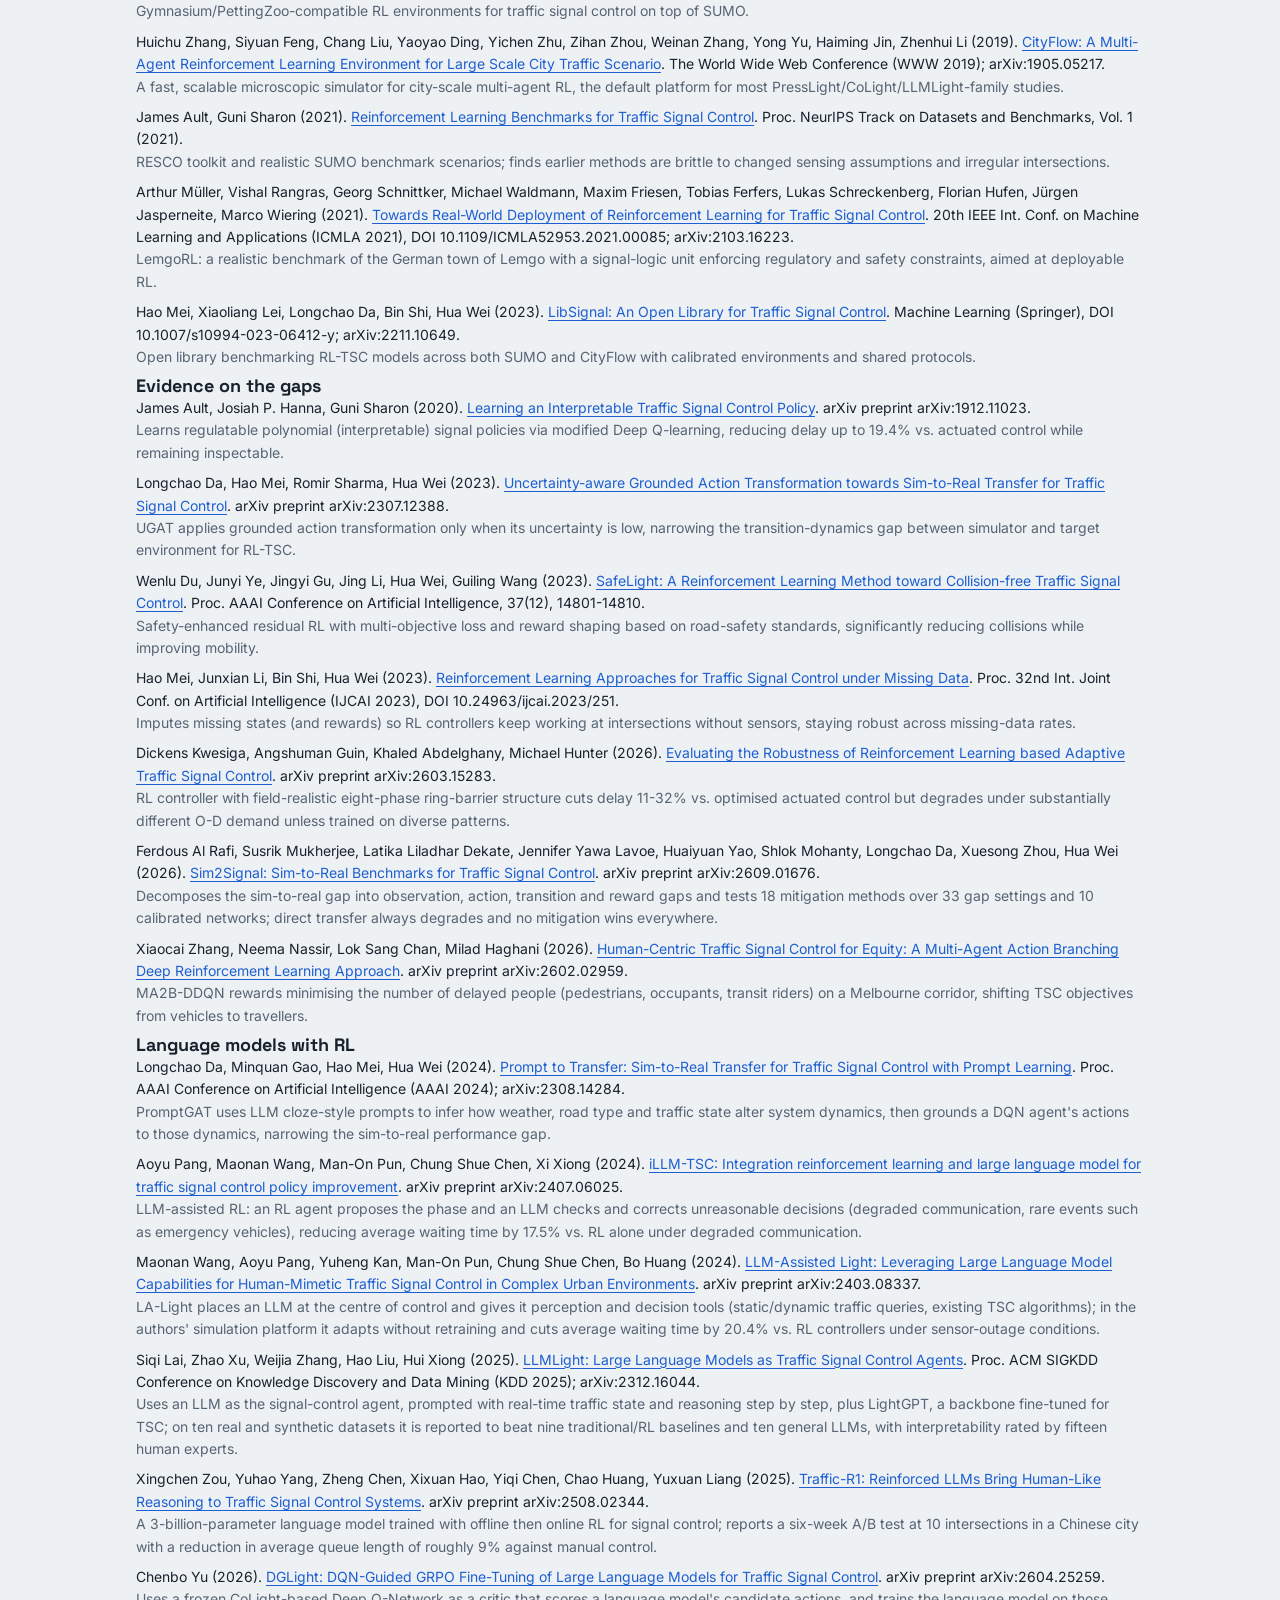
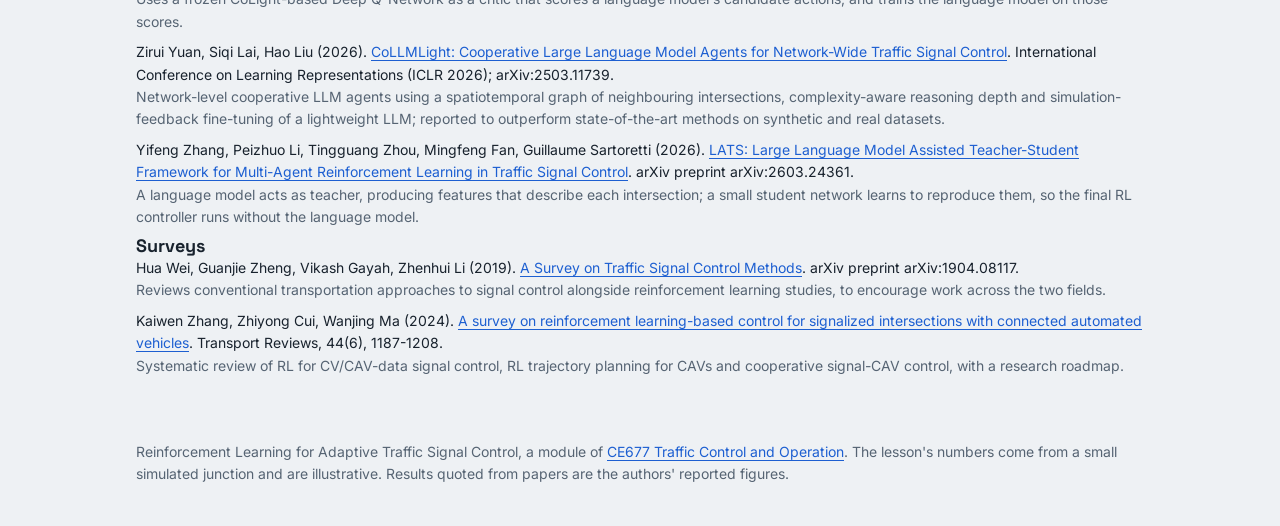
<file: docs/research.html>
<!doctype html>
<html lang="en">
<head>
<meta charset="utf-8">
<meta name="viewport" content="width=device-width, initial-scale=1">
<title>Research · RL ATSC Lab</title>
<meta name="description" content="RL-based traffic signal control research in plain language: pressure, landmark methods, gaps and eight research ideas.">
<link rel="preconnect" href="https://fonts.googleapis.com"><link rel="preconnect" href="https://fonts.gstatic.com" crossorigin>
<link rel="stylesheet" href="https://fonts.googleapis.com/css2?family=Inter:wght@400;500;600&family=Space+Grotesk:wght@500;600;700&display=swap">
<link rel="stylesheet" href="css/site.css">
</head>
<body>
<header class="site-band"><div class="in">
  <a class="brand" href="index.html"><span aria-hidden="true"><i style="background:#E5484D"></i><i style="background:#F1C232"></i><i style="background:#2FBF6B"></i></span>RL ATSC Lab</a>
  <nav aria-label="Site"><a href="index.html">Home</a><a href="foundation.html">Foundation</a><a href="rooms.html">Rooms example</a><a href="research.html" aria-current="page">Research</a><a href="https://github.com/smrahmanbd/rl-atsc-lab">GitHub</a></nav>
</div></header>
<main class="page">
<span class="eyebrow">Research level</span>
<h1>RL-based traffic signal control: what has been built and what is still open</h1>
<p class="lede">A plain-language tour for someone who has finished the Foundation lesson. It ends with eight research ideas, each with a first experiment you could run in SUMO.</p>
<div class="btns"><a class="btn" href="viewer.html?doc=materials/RL_Research_Study_Guide.pdf&amp;mode=guide">Open the study guide</a><a class="btn ghost" href="viewer.html?doc=materials/RL_Research_Presentation.pdf&amp;mode=slides&amp;dl=materials/RL_Research_Presentation.pptx">Open the slides</a><a class="btn ghost" href="materials/RL_Research_Presentation.pptx">Download slides (PPTX)</a></div>

<h2>1 · Where RL sits</h2>
<p>Signal control has developed in steps. Each step uses more live information and fixes less in advance. RL is the first step that learns its own decision rule, and in research it is compared against the steps below it.</p>
<div class="scroll"><div class="ladder">
<div><b>Fixed-time</b>A clock replays a plan designed offline.</div>
<div style="padding-bottom:34px"><b>Actuated</b>Detectors extend or skip a green.</div>
<div style="padding-bottom:58px"><b>Adaptive</b>SCATS and SCOOT adjust split, cycle and offset to measured flow.</div>
<div style="padding-bottom:82px"><b>Max-pressure</b>Serve the phase with the largest queue difference.</div>
<div style="padding-bottom:106px;border-color:var(--accent)"><b>Reinforcement learning</b>Learns its own rule from reward.</div>
</div></div>

<h2>2 · Pressure, the idea that links traffic theory and RL</h2>
<p>In Foundation the reward was minus the cars waiting. That reward will push cars into a road that is already full. <b>Pressure</b> fixes this: for one movement it is the queue coming in minus the queue on the road it feeds. A phase's pressure is the sum over its movements. Max-pressure control serves the phase with the highest value, and PressLight uses pressure as the RL reward.</p>
<section class="card"><h3>Try it: which phase would max-pressure serve?</h3>
<div class="calc">
<fieldset><legend>Phase A (north–south)</legend>
<label>North in<input id="a1i" type="number" min="0" value="6"></label><label>feeds out<input id="a1o" type="number" min="0" value="1"></label>
<label>South in<input id="a2i" type="number" min="0" value="4"></label><label>feeds out<input id="a2o" type="number" min="0" value="2"></label></fieldset>
<fieldset><legend>Phase B (east–west)</legend>
<label>West in<input id="b1i" type="number" min="0" value="3"></label><label>feeds out<input id="b1o" type="number" min="0" value="5"></label>
<label>East in<input id="b2i" type="number" min="0" value="2"></label><label>feeds out<input id="b2o" type="number" min="0" value="4"></label></fieldset>
</div>
<p class="out" id="pout" aria-live="polite"></p>
<p class="note">Queue lengths in vehicles. This is the simplified form that ignores lane capacities.</p></section>

<h2>3 · Landmarks</h2>
<p>You do not need every paper. Know what each landmark added, because new work is usually described as an earlier method plus one change.</p>
<dl class="tl"><dt>2013</dt><dd><b>Max-pressure</b> (Varaiya). Serve the phase with the largest queue difference. No learning, and a proof that queues stay bounded.</dd><dt>2018</dt><dd><b>IntelliLight</b>. Deep RL for one junction, tested with real traffic data.</dd><dt>2019</dt><dd><b>FRAP</b>, <b>PressLight</b>, <b>CoLight</b>, <b>MA2C</b>. Phase competition, pressure as the reward, and agents that cooperate.</dd><dt>2020</dt><dd><b>MPLight</b> runs one shared network at 2,510 simulated Manhattan signals. <b>AttendLight</b> handles junctions of different shapes with one model.</dd><dt>2021</dt><dd><b>RESCO</b> and <b>LemgoRL</b>. Realistic benchmarks; earlier methods turn out to be brittle.</dd><dt>2023</dt><dd><b>SafeLight</b>, <b>UGAT</b>, missing-data methods. Attention moves to safety, sim-to-real and faults.</dd><dt>2025</dt><dd><b>LLMLight</b> uses a language model as the controller. <b>Traffic-R1</b> reports a six-week field A/B test at 10 intersections.</dd><dt>2026</dt><dd><b>Sim2Signal</b> benchmarks the sim-to-real gap. <b>LATS</b> and <b>DGLight</b> combine language models with RL.</dd></dl>

<h2>4 · Many junctions</h2>
<p>One agent cannot control a city. With four phases per junction, ten junctions have 4<sup>10</sup> = 1,048,576 combined actions. Research therefore gives each junction its own agent (multi-agent RL). The agents usually share one network, and they coordinate through the reward or by exchanging messages. The hard part is that every agent's neighbours are learning at the same time, so the traffic each one sees keeps shifting.</p>

<h2>5 · Testing fairly</h2>
<p>Almost every result comes from a simulator, usually SUMO or CityFlow, and from shared benchmarks such as RESCO, LibSignal and LemgoRL. Before trusting a claim, check four things:</p>
<div class="grid">
<div class="card"><h3>Strong baselines</h3><p>Tuned fixed-time, actuated control and max-pressure. Beating an untuned timer shows little.</p></div>
<div class="card"><h3>Several seeds</h3><p>RL training is noisy. Look for a mean and a spread, and compare the gain with the spread.</p></div>
<div class="card"><h3>Unseen traffic</h3><p>Test on demand the agent did not train on, and with faults such as a failed detector.</p></div>
<div class="card"><h3>Who is counted</h3><p>Vehicles only, or people, including bus passengers and pedestrians?</p></div>
</div>

<h2>6 · Seven gaps between papers and streets</h2>
<p>RL controllers look strong in papers and are rare on streets. Open each gap for the evidence and the directions people are trying.</p>
<div><details><summary>1. Sim-to-real</summary><p>Simulated drivers, detectors and signals differ from real ones, so a controller trained in a simulator meets a different world.</p><p><b>Evidence.</b> Sim2Signal (2026) tested 33 kinds of mismatch. Moving a controller across unchanged made it worse every time, and no single fix won everywhere.</p><p><b>Directions.</b> Grounded action transformation (UGAT, 2023); language-model-informed grounding (PromptGAT, 2024); realistic benchmarks with real signal logic (LemgoRL, 2021).</p></details><details><summary>2. Robustness to new traffic</summary><p>Demand on the street differs from the demand used in training.</p><p><b>Evidence.</b> Kwesiga et al. (2026) report 11–32% less delay than optimised actuated control, but a model trained on one demand pattern degraded when demand changed a lot. RESCO (2021) found earlier methods brittle to changed sensing assumptions.</p><p><b>Directions.</b> Train on varied demand; stress-test on unseen patterns before claiming a gain.</p></details><details><summary>3. Safety</summary><p>A learning agent can propose a change that is unsafe or not allowed.</p><p><b>Evidence.</b> SafeLight (2023) builds road-safety standards into learning and reports significantly fewer collisions. LemgoRL places a regulatory signal-logic unit around the agent.</p><p><b>Directions.</b> A rule layer outside the agent; action masking so illegal phases cannot be chosen.</p></details><details><summary>4. Missing data</summary><p>Detectors fail, and most studies assume perfect sensing.</p><p><b>Evidence.</b> Mei et al. (2023) impute missing states and rewards so RL controllers keep working at junctions without sensors. LA-Light (2024) reports a 20.4% waiting-time gain over RL controllers under sensor outage.</p><p><b>Directions.</b> Imputation; controllers that accept gaps; a language model as a fallback reviewer.</p></details><details><summary>5. Explainability</summary><p>Operators and regulators need to see why a phase was chosen.</p><p><b>Evidence.</b> Ault et al. (2020) learned a policy simple enough to inspect and report up to 19.4% less delay than actuated control. LLMLight's written rationales were rated by 15 human experts.</p><p><b>Directions.</b> Simple policy forms; written explanations, with the open question of whether they match the real reason.</p></details><details><summary>6. Fairness</summary><p>Maximising vehicle throughput can leave pedestrians, bus passengers and minor roads waiting.</p><p><b>Evidence.</b> Zhang et al. (2026) reward the number of delayed people, including pedestrians and transit riders, on a Melbourne corridor.</p><p><b>Directions.</b> People-based rewards; hard maximum-wait limits; multi-objective RL.</p></details><details><summary>7. Deployment</summary><p>There is rarely a route from a paper to a controller cabinet.</p><p><b>Evidence.</b> Max-pressure reached hardware-in-the-loop testing on a commercial controller in Minnesota (2024). Traffic-R1 (2025) reports a six-week A/B test at 10 intersections.</p><p><b>Directions.</b> Hardware-in-the-loop, shadow-mode trials, staged roll-out, and evidence a road authority can audit.</p></details></div>

<h2>7 · Eight research ideas</h2>
<p>Each idea starts from a gap above and can be begun with one junction or a short corridor. Starter ideas fit a course project, Intermediate ideas fit an MSc thesis, and the Advanced idea needs more computing and reading.</p>
<div class="grid"><section class="card"><span class="tag s">Starter</span><h3>1. Does it still work on traffic it never saw?</h3><p>Robustness is the most common reason a result fails to transfer.</p><p><b>First experiment.</b> Train one agent on a single demand pattern and another on a mix. Test both on three unseen patterns.</p><p><b>Measure.</b> Delay on unseen patterns, and the drop from seen to unseen.</p><p class="note">Start reading: Kwesiga et al. 2026; RESCO 2021</p></section><section class="card"><span class="tag s">Starter</span><h3>2. Which reward is best at my junction?</h3><p>Queue, waiting time and pressure can lead to different behaviour.</p><p><b>First experiment.</b> Train the same agent three times, changing only the reward.</p><p><b>Measure.</b> Delay, longest queue, and the longest wait any vehicle had.</p><p class="note">Start reading: PressLight 2019; Efficient pressure 2021</p></section><section class="card"><span class="tag s">Starter</span><h3>3. What does a safety shield cost?</h3><p>A deployable controller must obey minimum green and maximum wait.</p><p><b>First experiment.</b> Add a rule layer that overrides illegal actions. Train with it and without it.</p><p><b>Measure.</b> Delay with and without the shield, and how often it overrides.</p><p class="note">Start reading: SafeLight 2023; LemgoRL 2021</p></section><section class="card"><span class="tag i">Intermediate</span><h3>4. What happens when a detector fails?</h3><p>Real detectors drop out.</p><p><b>First experiment.</b> At test time, blank one approach's queue reading for 10%, 30% and 50% of the time.</p><p><b>Measure.</b> Delay against failure rate, for RL and for actuated control.</p><p class="note">Start reading: Mei et al. 2023; LA-Light 2024</p></section><section class="card"><span class="tag i">Intermediate</span><h3>5. People or vehicles?</h3><p>A bus with 40 passengers counts as one vehicle in most rewards.</p><p><b>First experiment.</b> Add buses and a pedestrian phase. Compare a vehicle-based reward with a people-based one.</p><p><b>Measure.</b> Person-delay, pedestrian maximum wait, and car delay given up.</p><p class="note">Start reading: Zhang et al. 2026; Levin 2023</p></section><section class="card"><span class="tag i">Intermediate</span><h3>6. How big is the sim-to-real gap for one parameter?</h3><p>It shows which simulator assumption matters most.</p><p><b>First experiment.</b> Train with default driver settings. Test with slower reactions and gentler acceleration.</p><p><b>Measure.</b> Delay change per parameter; rank the parameters.</p><p class="note">Start reading: UGAT 2023; Sim2Signal 2026</p></section><section class="card"><span class="tag i">Intermediate</span><h3>7. Can the learned policy be written as rules?</h3><p>Operators approve what they can read.</p><p><b>First experiment.</b> Train a DQN, then fit a small table or decision tree to its choices.</p><p><b>Measure.</b> How often the rules agree with the DQN, and the delay lost.</p><p class="note">Start reading: Ault et al. 2020</p></section><section class="card"><span class="tag a">Advanced</span><h3>8. Can a language model help the RL controller?</h3><p>Language models carry general knowledge but are slow and can be wrong.</p><p><b>First experiment.</b> Let a language model review only unusual states, such as an emergency vehicle, and compare with RL alone.</p><p><b>Measure.</b> Delay in normal and rare cases, response time, invalid outputs.</p><p class="note">Start reading: iLLM-TSC 2024; LATS 2026; DGLight 2026</p></section></div>
<section class="card"><h3>A recipe that works for any of them</h3>
<ol style="margin:0;padding-left:22px;display:flex;flex-direction:column;gap:4px"><li>Write the question as one sentence with a measurable outcome.</li><li>Fix the scenario: network, demand, simulator settings, decision interval.</li><li>Set the baselines first: tuned fixed-time, actuated, and max-pressure.</li><li>Change one thing at a time.</li><li>Run at least five seeds and report the mean and the spread.</li><li>Test on traffic the agent did not train on.</li><li>Report what did not work.</li></ol></section>

<h2>References</h2>
<p class="note">Title, authors, year and venue of each entry were checked against a live source page in October–November 2026. Where a page names no venue, the entry says arXiv preprint, even if the paper has since been published elsewhere. Results are quoted only where the paper states them.</p>
<div class="refs"><h3>Foundations</h3><p>Christopher J. C. H. Watkins, Peter Dayan (1992). <a href="https://doi.org/10.1007/BF00992698">Q-learning</a>. Machine Learning 8, 279-292.<br><span class="note">Introduces and proves convergence of the Q-learning update used in the Foundation level.</span></p><p>Volodymyr Mnih and 18 co-authors (2015). <a href="https://doi.org/10.1038/nature14236">Human-level control through deep reinforcement learning</a>. Nature 518, 529-533.<br><span class="note">The Deep Q-Network: a neural network in place of the Q-table, made stable with replay memory and a target network.</span></p><p>Richard S. Sutton, Andrew G. Barto (2018). <a href="http://incompleteideas.net/book/the-book-2nd.html">Reinforcement Learning: An Introduction (2nd edition)</a>. MIT Press.<br><span class="note">The standard textbook: agents, rewards, value functions, temporal-difference learning, Q-learning and function approximation.</span></p><h3>Max-pressure control</h3><p>Pravin Varaiya (2013). <a href="https://doi.org/10.1016/j.trc.2013.08.014">Max pressure control of a network of signalized intersections</a>. Transportation Research Part C: Emerging Technologies (2013).<br><span class="note">Introduces max-pressure control for signalized networks: a decentralized policy using only local queue information with a proven maximum-throughput (queue-stability) property.</span></p><p>Michael W. Levin (2023). <a href="https://ascelibrary.com/doi/10.1061/JTEPBS.TEENG-7578">Max-Pressure Traffic Signal Timing: A Summary of Methodological and Experimental Results</a>. Journal of Transportation Engineering, Part A: Systems, 149(4).<br><span class="note">State-of-the-art review of max-pressure variants (cycle-based, realistic flow models, measurement error, multimodal access) and their simulation and early field evidence.</span></p><p>Raphael Stern, Michael W. Levin, Amir Kiani (2024). <a href="https://rosap.ntl.bts.gov/view/dot/79015">Toward Implementation of Max-Pressure Control on Minnesota Roads: Phase 2</a>. Minnesota Department of Transportation, Report MN 2024-26.<br><span class="note">Hardware-in-the-loop testbed running max-pressure on a Q-Free MaxTime controller, showing MP can be safely deployed on North American signal hardware.</span></p><h3>RL methods</h3><p>Hua Wei, Guanjie Zheng, Huaxiu Yao, Zhenhui Li (2018). <a href="https://faculty.ist.psu.edu/jessieli/Publications/2018-KDD-IntelliLight.pdf">IntelliLight: A Reinforcement Learning Approach for Intelligent Traffic Light Control</a>. Proc. 24th ACM SIGKDD Int. Conf. on Knowledge Discovery &amp; Data Mining (KDD 2018).<br><span class="note">An early deep RL signal controller tested with real camera-derived traffic data, with attention to interpreting the learned policy.</span></p><p>Tianshu Chu, Jie Wang, Lara Codeca, Zhaojian Li (2019). <a href="https://arxiv.org/abs/1903.04527">Multi-Agent Deep Reinforcement Learning for Large-scale Traffic Signal Control</a>. arXiv preprint arXiv:1903.04527.<br><span class="note">A decentralised multi-agent advantage actor-critic (MA2C) for adaptive signal control, with two techniques that let each local agent see more of its surroundings and learn more easily.</span></p><p>Hua Wei, Nan Xu, Huichu Zhang, Guanjie Zheng, Xinshi Zang, Chacha Chen, Weinan Zhang, Yanmin Zhu, Kai Xu, Zhenhui Li (2019). <a href="https://doi.org/10.1145/3357384.3357902">CoLight: Learning Network-level Cooperation for Traffic Signal Control</a>. Proc. 28th ACM Int. Conf. on Information and Knowledge Management (CIKM 2019); arXiv:1905.05717.<br><span class="note">Uses graph attention so neighbouring signal agents communicate and coordinate, reported to outperform state-of-the-art methods on a network with hundreds of signals.</span></p><p>Hua Wei, Chacha Chen, Guanjie Zheng, Kan Wu, Vikash Gayah, Kai Xu, Zhenhui Li (2019). <a href="https://doi.org/10.1145/3292500.3330949">PressLight: Learning Max Pressure Control to Coordinate Traffic Signals in Arterial Network</a>. Proc. 25th ACM SIGKDD Int. Conf. on Knowledge Discovery &amp; Data Mining (KDD 2019), pp. 1290-1298.<br><span class="note">Grounds the RL reward in max-pressure theory (linked to throughput maximisation) with a compact state, outperforming conventional and prior learning-based controllers on arterials.</span></p><p>Guanjie Zheng, Yuanhao Xiong, Xinshi Zang, Jie Feng, Hua Wei, Huichu Zhang, Yong Li, Kai Xu, Zhenhui Li (2019). <a href="https://doi.org/10.1145/3357384.3357900">Learning Phase Competition for Traffic Signal Control</a>. Proc. 28th ACM Int. Conf. on Information and Knowledge Management (CIKM 2019), pp. 1963-1972.<br><span class="note">FRAP models competition between phases by demand, giving invariance to flips/rotations, faster convergence and better generalisation across intersection structures.</span></p><p>Chacha Chen, Hua Wei, Nan Xu, Guanjie Zheng, Ming Yang, Yuanhao Xiong, Kai Xu, Zhenhui Li (2020). <a href="https://doi.org/10.1609/aaai.v34i04.5744">Toward A Thousand Lights: Decentralized Deep Reinforcement Learning for Large-Scale Traffic Signal Control</a>. Proc. AAAI Conference on Artificial Intelligence, 34(04), 3414-3421.<br><span class="note">MPLight: decentralized deep RL using pressure-based regional coordination and a reward that lets agents coordinate implicitly, demonstrated on a real-world Manhattan network of 2,510 traffic lights.</span></p><p>Afshin Oroojlooy, Mohammadreza Nazari, Davood Hajinezhad, Jorge Silva (2020). <a href="https://papers.nips.cc/paper/2020/hash/29e48b79ae6fc68e9b6480b677453586-Abstract.html">AttendLight: Universal Attention-Based Reinforcement Learning Model for Traffic Signal Control</a>. Advances in Neural Information Processing Systems 33 (NeurIPS 2020).<br><span class="note">A single attention-based policy that handles intersections with different numbers of roads, lanes and phases without retraining, outperforming classical and RL baselines in single- and multi-environment regimes.</span></p><p>Qiang Wu, Liang Zhang, Jun Shen, Linyuan Lü, Bo Du, Jianqing Wu (2021). <a href="https://arxiv.org/abs/2112.02336">Efficient Pressure: Improving efficiency for signalized intersections</a>. arXiv preprint arXiv:2112.02336.<br><span class="note">Introduces efficient pressure (EP) and builds Efficient-MP and the Efficient-XLight RL family, evaluated on multiple real-world datasets.</span></p><h3>Simulators and benchmarks</h3><p>Pablo Alvarez Lopez, Michael Behrisch, Laura Bieker-Walz, Jakob Erdmann, Yun-Pang Flötteröd, Robert Hilbrich, Leonhard Lücken, Johannes Rummel, Peter Wagner, Evamarie Wießner (2018). <a href="https://doi.org/10.1109/ITSC.2018.8569938">Microscopic Traffic Simulation using SUMO</a>. 21st IEEE Int. Conf. on Intelligent Transportation Systems (ITSC 2018), pp. 2575-2582.<br><span class="note">Reference description of the open-source SUMO microscopic simulator widely used for TSC, V2X and CAV studies.</span></p><p>Lucas N. Alegre (2019). <a href="https://github.com/LucasAlegre/sumo-rl">SUMO-RL</a>. GitHub repository (software).<br><span class="note">Gymnasium/PettingZoo-compatible RL environments for traffic signal control on top of SUMO.</span></p><p>Huichu Zhang, Siyuan Feng, Chang Liu, Yaoyao Ding, Yichen Zhu, Zihan Zhou, Weinan Zhang, Yong Yu, Haiming Jin, Zhenhui Li (2019). <a href="https://doi.org/10.1145/3308558.3314139">CityFlow: A Multi-Agent Reinforcement Learning Environment for Large Scale City Traffic Scenario</a>. The World Wide Web Conference (WWW 2019); arXiv:1905.05217.<br><span class="note">A fast, scalable microscopic simulator for city-scale multi-agent RL, the default platform for most PressLight/CoLight/LLMLight-family studies.</span></p><p>James Ault, Guni Sharon (2021). <a href="https://datasets-benchmarks-proceedings.neurips.cc/paper/2021/hash/f0935e4cd5920aa6c7c996a5ee53a70f-Abstract-round1.html">Reinforcement Learning Benchmarks for Traffic Signal Control</a>. Proc. NeurIPS Track on Datasets and Benchmarks, Vol. 1 (2021).<br><span class="note">RESCO toolkit and realistic SUMO benchmark scenarios; finds earlier methods are brittle to changed sensing assumptions and irregular intersections.</span></p><p>Arthur Müller, Vishal Rangras, Georg Schnittker, Michael Waldmann, Maxim Friesen, Tobias Ferfers, Lukas Schreckenberg, Florian Hufen, Jürgen Jasperneite, Marco Wiering (2021). <a href="https://arxiv.org/abs/2103.16223">Towards Real-World Deployment of Reinforcement Learning for Traffic Signal Control</a>. 20th IEEE Int. Conf. on Machine Learning and Applications (ICMLA 2021), DOI 10.1109/ICMLA52953.2021.00085; arXiv:2103.16223.<br><span class="note">LemgoRL: a realistic benchmark of the German town of Lemgo with a signal-logic unit enforcing regulatory and safety constraints, aimed at deployable RL.</span></p><p>Hao Mei, Xiaoliang Lei, Longchao Da, Bin Shi, Hua Wei (2023). <a href="https://arxiv.org/abs/2211.10649">LibSignal: An Open Library for Traffic Signal Control</a>. Machine Learning (Springer), DOI 10.1007/s10994-023-06412-y; arXiv:2211.10649.<br><span class="note">Open library benchmarking RL-TSC models across both SUMO and CityFlow with calibrated environments and shared protocols.</span></p><h3>Evidence on the gaps</h3><p>James Ault, Josiah P. Hanna, Guni Sharon (2020). <a href="https://arxiv.org/abs/1912.11023">Learning an Interpretable Traffic Signal Control Policy</a>. arXiv preprint arXiv:1912.11023.<br><span class="note">Learns regulatable polynomial (interpretable) signal policies via modified Deep Q-learning, reducing delay up to 19.4% vs. actuated control while remaining inspectable.</span></p><p>Longchao Da, Hao Mei, Romir Sharma, Hua Wei (2023). <a href="https://arxiv.org/abs/2307.12388">Uncertainty-aware Grounded Action Transformation towards Sim-to-Real Transfer for Traffic Signal Control</a>. arXiv preprint arXiv:2307.12388.<br><span class="note">UGAT applies grounded action transformation only when its uncertainty is low, narrowing the transition-dynamics gap between simulator and target environment for RL-TSC.</span></p><p>Wenlu Du, Junyi Ye, Jingyi Gu, Jing Li, Hua Wei, Guiling Wang (2023). <a href="https://doi.org/10.1609/aaai.v37i12.26729">SafeLight: A Reinforcement Learning Method toward Collision-free Traffic Signal Control</a>. Proc. AAAI Conference on Artificial Intelligence, 37(12), 14801-14810.<br><span class="note">Safety-enhanced residual RL with multi-objective loss and reward shaping based on road-safety standards, significantly reducing collisions while improving mobility.</span></p><p>Hao Mei, Junxian Li, Bin Shi, Hua Wei (2023). <a href="https://arxiv.org/abs/2304.10722">Reinforcement Learning Approaches for Traffic Signal Control under Missing Data</a>. Proc. 32nd Int. Joint Conf. on Artificial Intelligence (IJCAI 2023), DOI 10.24963/ijcai.2023/251.<br><span class="note">Imputes missing states (and rewards) so RL controllers keep working at intersections without sensors, staying robust across missing-data rates.</span></p><p>Dickens Kwesiga, Angshuman Guin, Khaled Abdelghany, Michael Hunter (2026). <a href="https://arxiv.org/abs/2603.15283">Evaluating the Robustness of Reinforcement Learning based Adaptive Traffic Signal Control</a>. arXiv preprint arXiv:2603.15283.<br><span class="note">RL controller with field-realistic eight-phase ring-barrier structure cuts delay 11-32% vs. optimised actuated control but degrades under substantially different O-D demand unless trained on diverse patterns.</span></p><p>Ferdous Al Rafi, Susrik Mukherjee, Latika Liladhar Dekate, Jennifer Yawa Lavoe, Huaiyuan Yao, Shlok Mohanty, Longchao Da, Xuesong Zhou, Hua Wei (2026). <a href="https://arxiv.org/abs/2609.01676">Sim2Signal: Sim-to-Real Benchmarks for Traffic Signal Control</a>. arXiv preprint arXiv:2609.01676.<br><span class="note">Decomposes the sim-to-real gap into observation, action, transition and reward gaps and tests 18 mitigation methods over 33 gap settings and 10 calibrated networks; direct transfer always degrades and no mitigation wins everywhere.</span></p><p>Xiaocai Zhang, Neema Nassir, Lok Sang Chan, Milad Haghani (2026). <a href="https://arxiv.org/abs/2602.02959">Human-Centric Traffic Signal Control for Equity: A Multi-Agent Action Branching Deep Reinforcement Learning Approach</a>. arXiv preprint arXiv:2602.02959.<br><span class="note">MA2B-DDQN rewards minimising the number of delayed people (pedestrians, occupants, transit riders) on a Melbourne corridor, shifting TSC objectives from vehicles to travellers.</span></p><h3>Language models with RL</h3><p>Longchao Da, Minquan Gao, Hao Mei, Hua Wei (2024). <a href="https://ojs.aaai.org/index.php/AAAI/article/view/27758">Prompt to Transfer: Sim-to-Real Transfer for Traffic Signal Control with Prompt Learning</a>. Proc. AAAI Conference on Artificial Intelligence (AAAI 2024); arXiv:2308.14284.<br><span class="note">PromptGAT uses LLM cloze-style prompts to infer how weather, road type and traffic state alter system dynamics, then grounds a DQN agent's actions to those dynamics, narrowing the sim-to-real performance gap.</span></p><p>Aoyu Pang, Maonan Wang, Man-On Pun, Chung Shue Chen, Xi Xiong (2024). <a href="https://arxiv.org/abs/2407.06025">iLLM-TSC: Integration reinforcement learning and large language model for traffic signal control policy improvement</a>. arXiv preprint arXiv:2407.06025.<br><span class="note">LLM-assisted RL: an RL agent proposes the phase and an LLM checks and corrects unreasonable decisions (degraded communication, rare events such as emergency vehicles), reducing average waiting time by 17.5% vs. RL alone under degraded communication.</span></p><p>Maonan Wang, Aoyu Pang, Yuheng Kan, Man-On Pun, Chung Shue Chen, Bo Huang (2024). <a href="https://arxiv.org/abs/2403.08337">LLM-Assisted Light: Leveraging Large Language Model Capabilities for Human-Mimetic Traffic Signal Control in Complex Urban Environments</a>. arXiv preprint arXiv:2403.08337.<br><span class="note">LA-Light places an LLM at the centre of control and gives it perception and decision tools (static/dynamic traffic queries, existing TSC algorithms); in the authors' simulation platform it adapts without retraining and cuts average waiting time by 20.4% vs. RL controllers under sensor-outage conditions.</span></p><p>Siqi Lai, Zhao Xu, Weijia Zhang, Hao Liu, Hui Xiong (2025). <a href="https://arxiv.org/abs/2312.16044">LLMLight: Large Language Models as Traffic Signal Control Agents</a>. Proc. ACM SIGKDD Conference on Knowledge Discovery and Data Mining (KDD 2025); arXiv:2312.16044.<br><span class="note">Uses an LLM as the signal-control agent, prompted with real-time traffic state and reasoning step by step, plus LightGPT, a backbone fine-tuned for TSC; on ten real and synthetic datasets it is reported to beat nine traditional/RL baselines and ten general LLMs, with interpretability rated by fifteen human experts.</span></p><p>Xingchen Zou, Yuhao Yang, Zheng Chen, Xixuan Hao, Yiqi Chen, Chao Huang, Yuxuan Liang (2025). <a href="https://arxiv.org/abs/2508.02344">Traffic-R1: Reinforced LLMs Bring Human-Like Reasoning to Traffic Signal Control Systems</a>. arXiv preprint arXiv:2508.02344.<br><span class="note">A 3-billion-parameter language model trained with offline then online RL for signal control; reports a six-week A/B test at 10 intersections in a Chinese city with a reduction in average queue length of roughly 9% against manual control.</span></p><p>Chenbo Yu (2026). <a href="https://arxiv.org/abs/2604.25259">DGLight: DQN-Guided GRPO Fine-Tuning of Large Language Models for Traffic Signal Control</a>. arXiv preprint arXiv:2604.25259.<br><span class="note">Uses a frozen CoLight-based Deep Q-Network as a critic that scores a language model's candidate actions, and trains the language model on those scores.</span></p><p>Zirui Yuan, Siqi Lai, Hao Liu (2026). <a href="https://arxiv.org/abs/2503.11739">CoLLMLight: Cooperative Large Language Model Agents for Network-Wide Traffic Signal Control</a>. International Conference on Learning Representations (ICLR 2026); arXiv:2503.11739.<br><span class="note">Network-level cooperative LLM agents using a spatiotemporal graph of neighbouring intersections, complexity-aware reasoning depth and simulation-feedback fine-tuning of a lightweight LLM; reported to outperform state-of-the-art methods on synthetic and real datasets.</span></p><p>Yifeng Zhang, Peizhuo Li, Tingguang Zhou, Mingfeng Fan, Guillaume Sartoretti (2026). <a href="https://arxiv.org/abs/2603.24361">LATS: Large Language Model Assisted Teacher-Student Framework for Multi-Agent Reinforcement Learning in Traffic Signal Control</a>. arXiv preprint arXiv:2603.24361.<br><span class="note">A language model acts as teacher, producing features that describe each intersection; a small student network learns to reproduce them, so the final RL controller runs without the language model.</span></p><h3>Surveys</h3><p>Hua Wei, Guanjie Zheng, Vikash Gayah, Zhenhui Li (2019). <a href="https://arxiv.org/abs/1904.08117">A Survey on Traffic Signal Control Methods</a>. arXiv preprint arXiv:1904.08117.<br><span class="note">Reviews conventional transportation approaches to signal control alongside reinforcement learning studies, to encourage work across the two fields.</span></p><p>Kaiwen Zhang, Zhiyong Cui, Wanjing Ma (2024). <a href="https://doi.org/10.1080/01441647.2024.2377637">A survey on reinforcement learning-based control for signalized intersections with connected automated vehicles</a>. Transport Reviews, 44(6), 1187-1208.<br><span class="note">Systematic review of RL for CV/CAV-data signal control, RL trajectory planning for CAVs and cooperative signal-CAV control, with a research roadmap.</span></p></div>
</main>
<footer class="site">Reinforcement Learning for Adaptive Traffic Signal Control, a module of <a href="https://github.com/smrahmanbd/ce677-traffic-control-and-operation">CE677 Traffic Control and Operation</a>. The lesson's numbers come from a small simulated junction and are illustrative. Results quoted from papers are the authors' reported figures.</footer>
<script>
(function () {
  var ids = ["a1i", "a1o", "a2i", "a2o", "b1i", "b1o", "b2i", "b2o"], v = function (id) { return Math.max(0, +document.getElementById(id).value || 0); };
  function show() {
    var a = (v("a1i") - v("a1o")) + (v("a2i") - v("a2o")), b = (v("b1i") - v("b1o")) + (v("b2i") - v("b2o"));
    var pick = a === b ? "It is a tie, so either phase can be served." : "Max-pressure serves phase " + (a > b ? "A" : "B") + ".";
    document.getElementById("pout").textContent = "Phase A pressure: " + a + " · Phase B pressure: " + b + ". " + pick + " A PressLight-style reward for this junction: " + (-Math.abs(a + b)) + ".";
  }
  ids.forEach(function (id) { document.getElementById(id).addEventListener("input", show); }); show();
})();
</script>
</body>
</html>
</file>
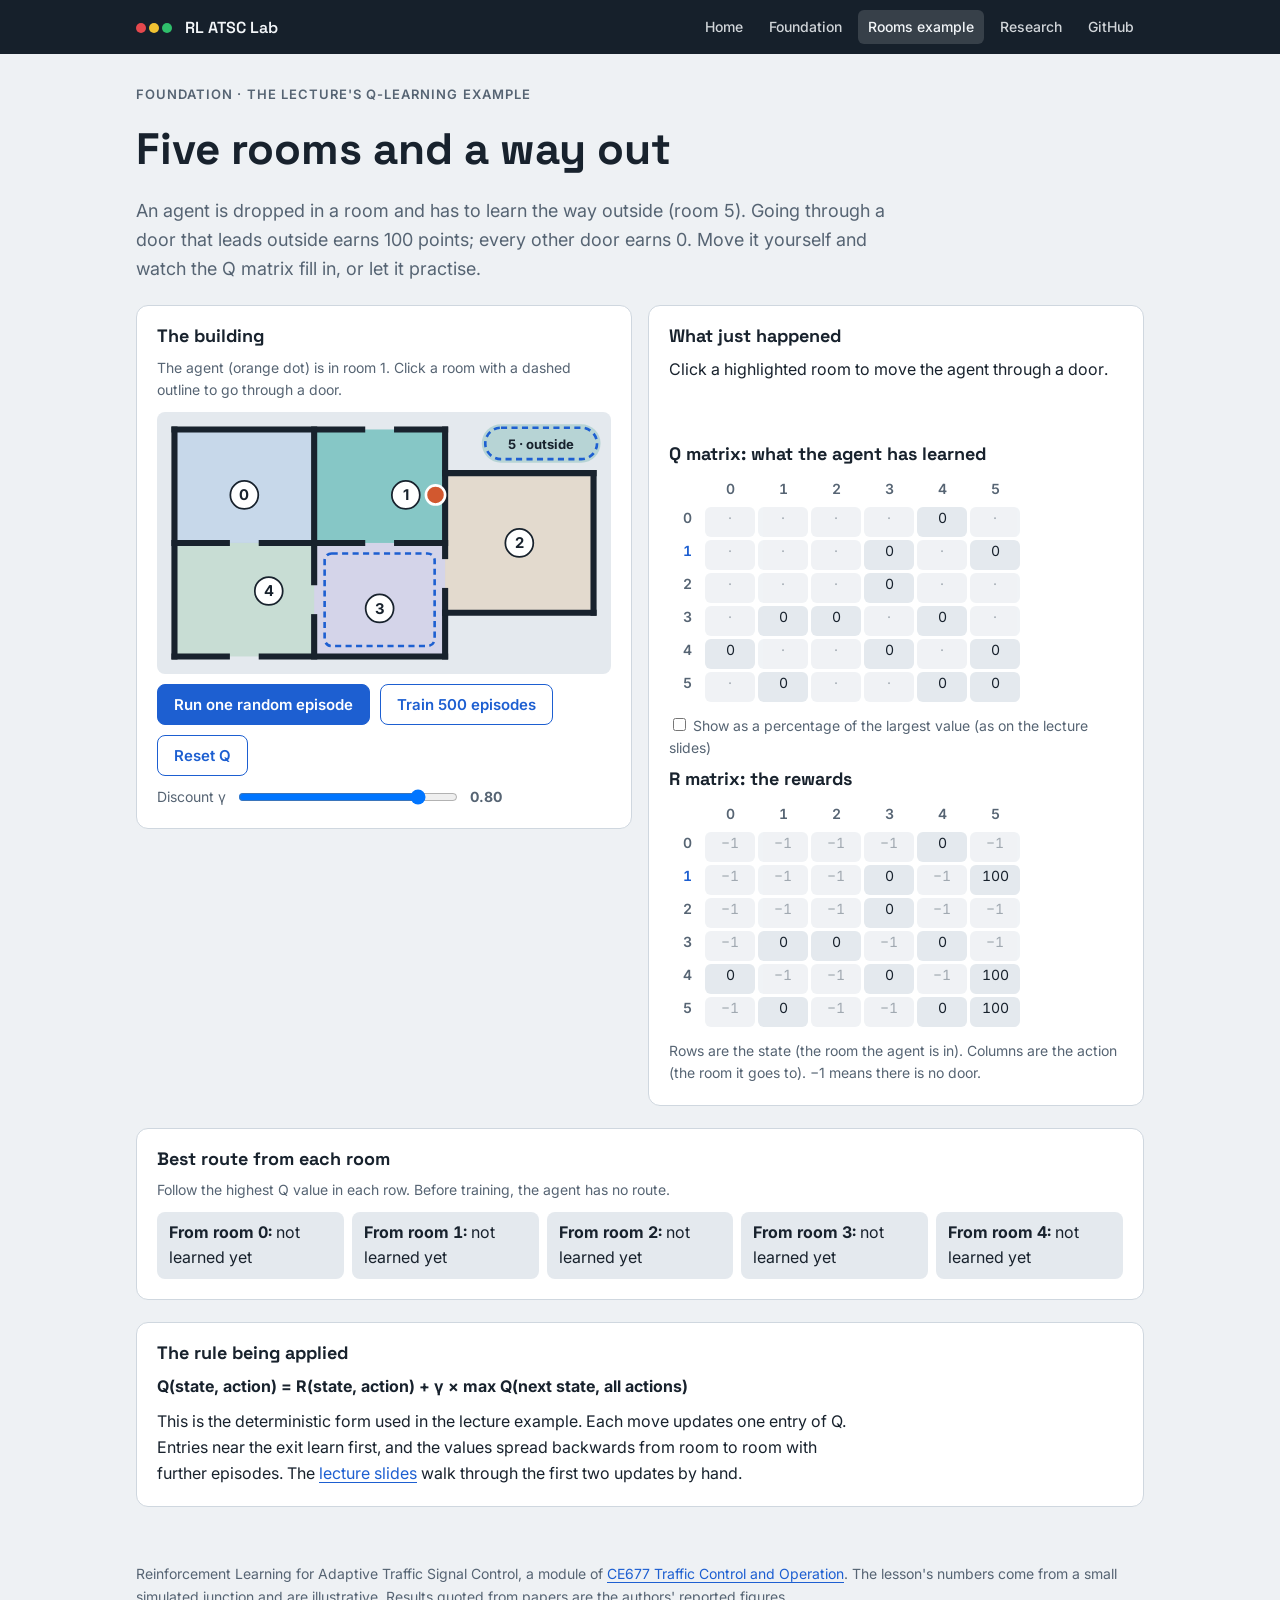
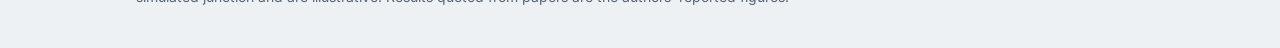
<file: docs/rooms.html>
<!doctype html>
<html lang="en">
<head>
<meta charset="utf-8">
<meta name="viewport" content="width=device-width, initial-scale=1">
<title>Rooms example · RL ATSC Lab</title>
<meta name="description" content="The five-rooms Q-learning example from the lecture, made interactive: move the agent and watch the Q matrix update.">
<link rel="preconnect" href="https://fonts.googleapis.com"><link rel="preconnect" href="https://fonts.gstatic.com" crossorigin>
<link rel="stylesheet" href="https://fonts.googleapis.com/css2?family=Inter:wght@400;500;600&family=Space+Grotesk:wght@500;600;700&display=swap">
<link rel="stylesheet" href="css/site.css">
<style>
.rgrid{display:grid;grid-template-columns:minmax(0,1fr) minmax(0,1fr);gap:16px;align-items:start}
@media (max-width:820px){.rgrid{grid-template-columns:minmax(0,1fr)}}
#plan{width:100%;height:auto;border-radius:8px;background:var(--surface2)}
#plan .room{cursor:default} #plan .room.can{cursor:pointer}
#plan .room.can rect.o{stroke:var(--accent);stroke-width:3;stroke-dasharray:7 5;fill:none}
#plan .room.can:hover rect.o,#plan .room:focus-visible rect.o{stroke-width:5;stroke-dasharray:none}
#plan .room:focus{outline:none}
.mx{border-collapse:separate;border-spacing:3px;font-variant-numeric:tabular-nums;width:auto}
.mx th,.mx td{border:0;padding:0;text-align:center;font-size:14px}
.mx th{color:var(--muted);font-weight:600;width:30px;height:26px}
.mx td{width:50px;height:30px;border-radius:6px;background:var(--surface2)}
.mx td.none{color:var(--muted);opacity:.55} .mx td.hit{outline:3px solid var(--switch);font-weight:700}
.mx td.best{background:color-mix(in srgb,var(--keep) 30%,var(--surface2));font-weight:600}
.mx tr.cur th{color:var(--accent)}
.calc2{font-size:16px;font-variant-numeric:tabular-nums;min-height:4.8em}
.sl{display:flex;align-items:center;gap:10px;font-size:14px;color:var(--muted)} .sl input{flex:1;max-width:220px}
.routes{display:grid;grid-template-columns:repeat(auto-fit,minmax(170px,1fr));gap:8px}
.routes div{background:var(--surface2);border-radius:8px;padding:8px 12px;font-variant-numeric:tabular-nums}
button.btn{cursor:pointer}
</style>
</head>
<body>
<header class="site-band"><div class="in">
  <a class="brand" href="index.html"><span aria-hidden="true"><i style="background:#E5484D"></i><i style="background:#F1C232"></i><i style="background:#2FBF6B"></i></span>RL ATSC Lab</a>
  <nav aria-label="Site"><a href="index.html">Home</a><a href="foundation.html">Foundation</a><a href="rooms.html" aria-current="page">Rooms example</a><a href="research.html">Research</a><a href="https://github.com/smrahmanbd/rl-atsc-lab">GitHub</a></nav>
</div></header>
<main class="page">
<span class="eyebrow">Foundation · the lecture's Q-learning example</span>
<h1>Five rooms and a way out</h1>
<p class="lede">An agent is dropped in a room and has to learn the way outside (room 5). Going through a door that leads outside earns 100 points; every other door earns 0. Move it yourself and watch the Q matrix fill in, or let it practise.</p>
<div class="rgrid">
<section class="card"><h3>The building</h3>
<p class="note" id="hint"></p>
<svg id="plan" viewBox="0 0 520 300" role="group" aria-label="Floor plan with rooms 0 to 4 and the outside, room 5"></svg>
<div class="btns"><button class="btn" id="ep">Run one random episode</button><button class="btn ghost" id="train">Train 500 episodes</button><button class="btn ghost" id="reset">Reset Q</button></div>
<label class="sl">Discount γ <input id="gamma" type="range" min="0" max="0.95" step="0.05" value="0.8"> <b id="gv">0.80</b></label>
</section>
<section class="card"><h3>What just happened</h3>
<p id="calc" class="calc2">Click a highlighted room to move the agent through a door.</p>
<h3>Q matrix: what the agent has learned</h3>
<div class="scroll"><table class="mx" id="Q"></table></div>
<label class="note"><input type="checkbox" id="pct"> Show as a percentage of the largest value (as on the lecture slides)</label>
<h3>R matrix: the rewards</h3>
<div class="scroll"><table class="mx" id="R"></table></div>
<p class="note">Rows are the state (the room the agent is in). Columns are the action (the room it goes to). −1 means there is no door.</p>
</section></div>
<section class="card"><h3>Best route from each room</h3><p class="note">Follow the highest Q value in each row. Before training, the agent has no route.</p><div id="routes" class="routes"></div></section>
<section class="card"><h3>The rule being applied</h3>
<p><b>Q(state, action) = R(state, action) + γ × max Q(next state, all actions)</b></p>
<p>This is the deterministic form used in the lecture example. Each move updates one entry of Q. Entries near the exit learn first, and the values spread backwards from room to room with further episodes. The <a href="viewer.html?doc=materials/RL_Foundation_Presentation.pdf&mode=slides&dl=materials/RL_Foundation_Presentation.pptx">lecture slides</a> walk through the first two updates by hand.</p></section>
</main>
<footer class="site">Reinforcement Learning for Adaptive Traffic Signal Control, a module of <a href="https://github.com/smrahmanbd/ce677-traffic-control-and-operation">CE677 Traffic Control and Operation</a>. The lesson's numbers come from a small simulated junction and are illustrative. Results quoted from papers are the authors' reported figures.</footer>
<script>
(function () {
  var R = [[-1,-1,-1,-1,0,-1],[-1,-1,-1,0,-1,100],[-1,-1,-1,0,-1,-1],[-1,0,0,-1,0,-1],[0,-1,-1,0,-1,100],[-1,0,-1,-1,0,100]];
  var ROOMS = {0:[20,20,180,150],4:[20,150,180,280],1:[180,20,330,150],3:[180,150,330,280],2:[330,70,500,230]};
  var Q, state = 1, last = null, gamma = 0.8, episodes = 0, $ = function (id) { return document.getElementById(id); };
  function zero() { Q = R.map(function () { return [0,0,0,0,0,0]; }); episodes = 0; last = null; }
  function moves(s) { var m = []; for (var a = 0; a < 6; a++) if (R[s][a] >= 0) m.push(a); return m; }
  function update(s, a) {            // the Q-learning rule from the lecture
    var best = Math.max.apply(null, moves(a).map(function (b) { return Q[a][b]; }));
    var before = Q[s][a]; Q[s][a] = R[s][a] + gamma * best;
    return { s: s, a: a, best: best, before: before, after: Q[s][a] };
  }
  function episode() { var s = Math.floor(Math.random() * 6), n = 0; do { var m = moves(s), a = m[Math.floor(Math.random() * m.length)]; last = update(s, a); s = a; } while (s !== 5 && n++ < 200); episodes++; }   // random start (0 to 5), at least one move, stop outside
  function fmt(v) { return Math.abs(v - Math.round(v)) < 0.05 ? String(Math.round(v)) : v.toFixed(1); }
  function route(s) { var p = [s], n = 0; while (s !== 5 && n++ < 8) { var m = moves(s), b = m[0]; m.forEach(function (a) { if (Q[s][a] > Q[s][b]) b = a; }); if (Q[s][b] <= 0) return null; s = b; p.push(s); } return s === 5 ? p : null; }
  function drawPlan() {
    var can = state === 5 ? [0,1,2,3,4] : moves(state), tint = {0:'#4f8fd6',1:'#2aa6a0',2:'#d99a4a',3:'#8f7fd0',4:'#57a86a'}, h = '';
    Object.keys(ROOMS).forEach(function (k) { var r = ROOMS[k], ok = can.indexOf(+k) >= 0;
      h += '<g class="room' + (ok ? ' can' : '') + '" data-r="' + k + '"' + (ok ? ' tabindex="0" role="button" aria-label="' + (state === 5 ? 'Start in room ' : 'Move to room ') + k + '"' : '') + '><rect x="' + r[0] + '" y="' + r[1] + '" width="' + (r[2]-r[0]) + '" height="' + (r[3]-r[1]) + '" fill="' + tint[k] + '" fill-opacity="' + (+k === state ? .5 : .2) + '" stroke="none"/>' + (ok ? '<rect class="o" x="' + (r[0]+12) + '" y="' + (r[1]+12) + '" width="' + (r[2]-r[0]-24) + '" height="' + (r[3]-r[1]-24) + '" rx="8"/>' : '') + '</g>'; });
    var W = 'stroke="var(--fg)" stroke-width="7" stroke-linecap="square"';
    [[20,20,235,20],[275,20,330,20],[20,20,20,280],[20,280,80,280],[120,280,330,280],[330,20,330,70],[330,230,330,280],[330,70,500,70],[500,70,500,230],[330,230,500,230],[20,150,80,150],[120,150,235,150],[275,150,330,150],[180,20,180,195],[180,235,180,280],[330,70,330,165],[330,205,330,230]]
      .forEach(function (s) { h += '<line x1="' + s[0] + '" y1="' + s[1] + '" x2="' + s[2] + '" y2="' + s[3] + '" ' + W + '/>'; });
    var C = {0:[100,95],1:[285,95],2:[415,150],3:[255,225],4:[128,205]};
    Object.keys(C).forEach(function (k) { h += '<circle cx="' + C[k][0] + '" cy="' + C[k][1] + '" r="16" fill="var(--surface)" stroke="var(--fg)" stroke-width="2" pointer-events="none"/><text x="' + C[k][0] + '" y="' + (C[k][1] + 6) + '" text-anchor="middle" font-size="17" font-weight="700" fill="var(--fg)" pointer-events="none">' + k + '</text>'; });
    var out = state === 5 || can.indexOf(5) >= 0;
    h += '<g class="room' + (state !== 5 && out ? ' can' : '') + '" data-r="5"' + (state !== 5 && out ? ' tabindex="0" role="button" aria-label="Go outside, room 5"' : '') + '><rect x="372" y="14" width="136" height="44" rx="22" fill="var(--keep)" fill-opacity="' + (state === 5 ? .55 : .22) + '" stroke="none"/>' + (state !== 5 && out ? '<rect class="o" x="376" y="18" width="128" height="36" rx="18"/>' : '') + '</g><text x="440" y="42" text-anchor="middle" font-size="15" font-weight="700" fill="var(--fg)" pointer-events="none">5 · outside</text>';
    var A = state === 5 ? [348,36] : [C[state][0] + 34, C[state][1]];
    h += '<circle cx="' + A[0] + '" cy="' + A[1] + '" r="11" fill="var(--switch)" stroke="var(--surface)" stroke-width="3" pointer-events="none"/>';
    $('plan').innerHTML = h;
    $('hint').textContent = state === 5 ? 'The agent is outside, so the episode is over. Click any room to start a new episode there.' : 'The agent (orange dot) is in room ' + state + '. Click a room with a dashed outline to go through a door.';
  }
  function table(id, M, isQ) {
    var mx = 0; if (isQ) M.forEach(function (r) { r.forEach(function (v) { mx = Math.max(mx, v); }); });
    var pct = isQ && $('pct').checked && mx > 0, h = '<tr><th></th>' + [0,1,2,3,4,5].map(function (a) { return '<th>' + a + '</th>'; }).join('') + '</tr>';
    M.forEach(function (row, s) { var bestv = isQ ? Math.max.apply(null, moves(s).map(function (a) { return row[a]; })) : 0;
      h += '<tr' + (s === state ? ' class="cur"' : '') + '><th>' + s + '</th>' + row.map(function (v, a) {
        var none = R[s][a] < 0, cls = (none ? 'none ' : '') + (isQ && last && last.s === s && last.a === a ? 'hit ' : '') + (isQ && !none && v > 0 && v === bestv ? 'best' : '');
        return '<td class="' + cls + '">' + (isQ ? (none ? '·' : fmt(pct ? v / mx * 100 : v)) : (v < 0 ? '−1' : v)) + '</td>'; }).join('') + '</tr>'; });
    $(id).innerHTML = h;
  }
  function draw() {
    drawPlan(); table('Q', Q, true); table('R', R, false);
    if (last) $('calc').innerHTML = 'Moved from room <b>' + last.s + '</b> to room <b>' + last.a + '</b>.<br>Q(' + last.s + ', ' + last.a + ') = R(' + last.s + ', ' + last.a + ') + γ × max Q(' + last.a + ', ·)<br>= ' + R[last.s][last.a] + ' + ' + gamma.toFixed(2) + ' × ' + fmt(last.best) + ' = <b>' + fmt(last.after) + '</b> (was ' + fmt(last.before) + ')' + (episodes ? '<br><span class="note">Episodes run automatically so far: ' + episodes + '.</span>' : '');
    else $('calc').textContent = 'Click a highlighted room to move the agent through a door.';
    $('routes').innerHTML = [0,1,2,3,4].map(function (s) { var p = route(s); return '<div><b>From room ' + s + ':</b> ' + (p ? p.join(' → ') : 'not learned yet') + '</div>'; }).join('');
  }
  function go(r) { if (state === 5) { if (r !== 5) { state = r; last = null; } } else if (R[state][r] >= 0) { last = update(state, r); state = r; } draw(); }
  $('plan').addEventListener('click', function (e) { var g = e.target.closest('.room.can'); if (g) go(+g.dataset.r); });
  $('plan').addEventListener('keydown', function (e) { if (e.key === 'Enter' || e.key === ' ') { var g = e.target.closest('.room.can'); if (g) { e.preventDefault(); go(+g.dataset.r); } } });
  $('ep').onclick = function () { episode(); state = 5; draw(); };
  $('train').onclick = function () { for (var i = 0; i < 500; i++) episode(); state = 5; draw(); };
  $('reset').onclick = function () { zero(); state = 1; draw(); };
  $('gamma').oninput = function () { gamma = +this.value; $('gv').textContent = gamma.toFixed(2); };
  $('pct').onchange = draw;
  zero(); draw();
})();
</script>
</body>
</html>
</file>
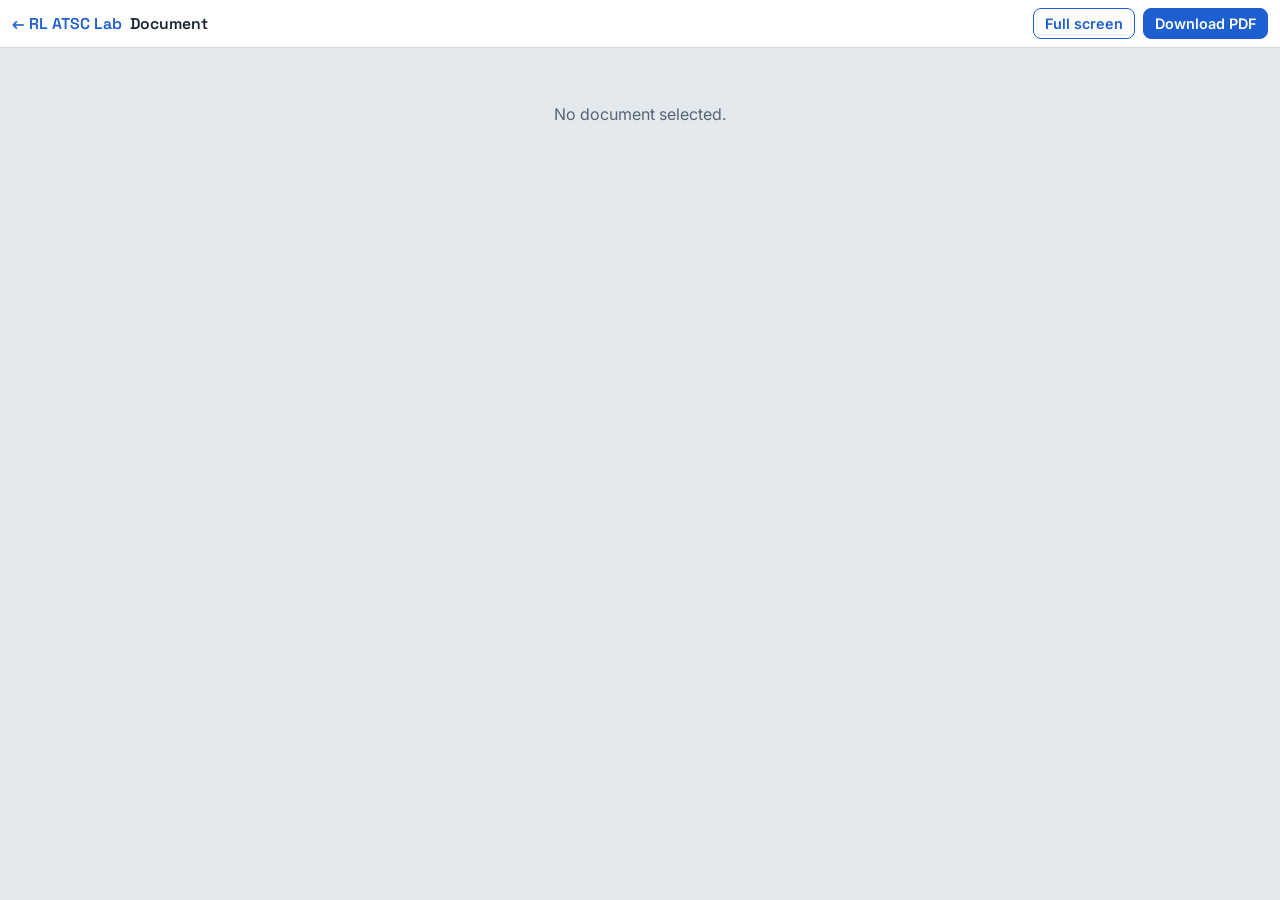
<file: docs/viewer.html>
<!doctype html>
<html lang="en">
<head>
<meta charset="utf-8">
<meta name="viewport" content="width=device-width, initial-scale=1, viewport-fit=cover">
<title>Study materials viewer</title>
<link rel="preconnect" href="https://fonts.googleapis.com"><link rel="preconnect" href="https://fonts.gstatic.com" crossorigin>
<link rel="stylesheet" href="https://fonts.googleapis.com/css2?family=Inter:wght@400;500;600&family=Space+Grotesk:wght@500;600;700&display=swap">
<link rel="stylesheet" href="css/site.css">
<style>
  html, body { height: 100%; }
  body { margin: 0; display: flex; flex-direction: column; background: var(--surface2, #eceef1); }
  body.embed .band { display: none; }
  .vbar { display: flex; align-items: center; gap: 8px; flex-wrap: wrap; padding: 8px 12px; background: var(--surface, #fff); border-bottom: 1px solid var(--line, #d0d4da); font: 600 0.98rem var(--display, sans-serif); }
  .vbar .ttl { margin-right: auto; min-width: 0; overflow: hidden; text-overflow: ellipsis; white-space: nowrap; }
  .vbar .btn { padding: 6px 11px; font-size: 0.9rem; text-decoration: none; cursor: pointer; }
  .vbar a.home { font-weight: 600; text-decoration: none; }
  .vbar input { width: 3.6em; padding: 4px 6px; font: inherit; text-align: center; border: 1px solid var(--line, #ccc); border-radius: 5px; background: var(--surface, #fff); color: var(--fg, #111); }
  .stage { flex: 1; overflow: auto; position: relative; -webkit-overflow-scrolling: touch; }
  .slides .stage { display: flex; align-items: center; justify-content: center; padding: 12px; overflow: hidden; }
  .slides canvas { max-width: 100%; max-height: 100%; box-shadow: 0 2px 14px rgba(0,0,0,.18); background: #fff; }
  .guide .stage { padding: 14px 10px 40px; }
  .page { margin: 0 auto 14px; background: #fff; box-shadow: 0 1px 8px rgba(0,0,0,.15); position: relative; }
  .page canvas { width: 100%; height: 100%; display: block; }
  .msg { padding: 40px 16px; text-align: center; color: var(--muted, #555); }
  .navzone { position: absolute; top: 0; bottom: 0; width: 22%; cursor: pointer; }
  .navzone.l { left: 0; } .navzone.r { right: 0; }
  .muted { color: var(--muted, #555); font-weight: 500; }
</style>
</head>
<body>
<div class="vbar">
  <a class="home" href="index.html">← RL ATSC Lab</a>
  <span class="ttl" id="ttl">Loading…</span>
  <span id="slideNav" hidden>
    <button class="btn ghost" type="button" id="prev" aria-label="Previous slide">‹ Prev</button>
    <span class="muted"><span id="pno">1</span> / <span id="pcount">…</span></span>
    <button class="btn ghost" type="button" id="next" aria-label="Next slide">Next ›</button>
  </span>
  <span id="guideNav" hidden>
    <span class="muted">Page</span> <input id="jump" type="number" min="1" value="1" aria-label="Go to page"> <span class="muted">/ <span id="gcount">…</span></span>
    <button class="btn ghost" type="button" id="zout" aria-label="Zoom out">−</button>
    <button class="btn ghost" type="button" id="zin" aria-label="Zoom in">+</button>
  </span>
  <button class="btn ghost" type="button" id="fs">Full screen</button>
  <a class="btn ghost" id="ppo" href="#" target="_blank" rel="noopener" hidden>Play in PowerPoint Online</a>
  <a class="btn" id="dl" href="#" download>Download</a>
</div>
<div class="stage" id="stage"><div class="msg">Loading the document…</div></div>

<script src="js/pdfjs/pdf.min.js"></script>
<script>
(function () {
  const q = new URLSearchParams(location.search);
  const file = q.get('doc') || '';
  const mode = q.get('mode') === 'slides' ? 'slides' : 'guide';
  const dl = q.get('dl') || file;
  if (q.get('embed')) document.body.classList.add('embed');
  document.body.classList.add(mode);
  const stage = document.getElementById('stage');
  const ttl = document.getElementById('ttl');
  const name = decodeURIComponent(file.split('/').pop() || '').replace(/\.pdf$/, '').replace(/_/g, ' ');
  ttl.textContent = name || 'Document';
  document.title = name + ' · viewer';
  const dlA = document.getElementById('dl');
  dlA.href = dl; dlA.textContent = /\.pptx$/.test(dl) ? 'Download .pptx' : 'Download PDF';
  if (/^materials\/[A-Za-z0-9_\-]+\.pptx$/.test(dl) && /^https?:/.test(location.protocol)) { const p = document.getElementById('ppo'); p.href = 'https://view.officeapps.live.com/op/view.aspx?src=' + encodeURIComponent(new URL(dl, location.href).href); p.hidden = false; }
  if (!/^materials\/[A-Za-z0-9_\-]+\.pdf$/.test(file)) { stage.innerHTML = '<div class="msg">No document selected.</div>'; return; }
  if (!window.pdfjsLib) { stage.innerHTML = '<div class="msg">The viewer could not load. <a href="' + file + '">Open the PDF directly</a>.</div>'; return; }
  pdfjsLib.GlobalWorkerOptions.workerSrc = 'js/pdfjs/pdf.worker.min.js';
  const DPR = Math.min(window.devicePixelRatio || 1, 2.5);

  document.getElementById('fs').onclick = () => {
    const el = document.documentElement;
    if (document.fullscreenElement) document.exitFullscreen(); else if (el.requestFullscreen) el.requestFullscreen();
  };

  pdfjsLib.getDocument(file).promise.then(pdf => {
    stage.innerHTML = '';
    return mode === 'slides' ? slides(pdf) : guide(pdf);
  }).catch(() => { stage.innerHTML = '<div class="msg">Could not open the document. <a href="' + file + '">Open the PDF directly</a>.</div>'; });

  // ---------------- slides: one page at a time
  function slides(pdf) {
    document.getElementById('slideNav').hidden = false;
    document.getElementById('pcount').textContent = pdf.numPages;
    const canvas = document.createElement('canvas'); stage.appendChild(canvas);
    const l = document.createElement('div'); l.className = 'navzone l'; l.title = 'Previous';
    const r = document.createElement('div'); r.className = 'navzone r'; r.title = 'Next';
    stage.append(l, r);
    let n = Math.max(1, Math.min(pdf.numPages, parseInt(q.get('page') || '1', 10) || 1)), task = null;
    async function show() {
      document.getElementById('pno').textContent = n;
      const page = await pdf.getPage(n);
      const v1 = page.getViewport({ scale: 1 });
      const W = stage.clientWidth - 24, H = stage.clientHeight - 24;
      const s = Math.max(0.2, Math.min(W / v1.width, H / v1.height));
      const vp = page.getViewport({ scale: s * DPR });
      if (task) { try { task.cancel(); } catch (e) {} }
      const off = document.createElement('canvas'); off.width = vp.width; off.height = vp.height;
      task = page.render({ canvasContext: off.getContext('2d'), viewport: vp });
      try { await task.promise; } catch (e) { return; }
      canvas.width = off.width; canvas.height = off.height;
      canvas.style.width = (vp.width / DPR) + 'px'; canvas.style.height = (vp.height / DPR) + 'px';
      canvas.getContext('2d').drawImage(off, 0, 0);
      canvas.setAttribute('aria-label', 'Slide ' + n + ' of ' + pdf.numPages);
    }
    const go = d => { const m = Math.max(1, Math.min(pdf.numPages, n + d)); if (m !== n) { n = m; show(); } };
    document.getElementById('prev').onclick = () => go(-1);
    document.getElementById('next').onclick = () => go(1);
    l.onclick = () => go(-1); r.onclick = () => go(1);
    addEventListener('keydown', e => {
      if (['ArrowRight', 'PageDown', ' '].includes(e.key)) { e.preventDefault(); go(1); }
      if (['ArrowLeft', 'PageUp'].includes(e.key)) { e.preventDefault(); go(-1); }
      if (e.key === 'Home') { n = 1; show(); } if (e.key === 'End') { n = pdf.numPages; show(); }
    });
    let x0 = null;
    stage.addEventListener('touchstart', e => { x0 = e.touches[0].clientX; }, { passive: true });
    stage.addEventListener('touchend', e => { if (x0 === null) return; const dx = e.changedTouches[0].clientX - x0; if (Math.abs(dx) > 40) go(dx < 0 ? 1 : -1); x0 = null; });
    let rt; addEventListener('resize', () => { clearTimeout(rt); rt = setTimeout(show, 150); });
    show();
  }

  // ---------------- guide: scrolling pages, rendered as they come into view
  async function guide(pdf) {
    document.getElementById('guideNav').hidden = false;
    document.getElementById('gcount').textContent = pdf.numPages;
    const jump = document.getElementById('jump'); jump.max = pdf.numPages;
    const first = await pdf.getPage(1);
    const v1 = first.getViewport({ scale: 1 });
    let zoom = 1;
    const pages = [];
    const baseW = () => Math.min(stage.clientWidth - 20, 900) * zoom;
    for (let i = 1; i <= pdf.numPages; i++) {
      const d = document.createElement('div'); d.className = 'page'; d.dataset.n = i;
      stage.appendChild(d); pages.push(d);
    }
    function size() {
      const w = baseW();
      pages.forEach(d => { d.style.width = w + 'px'; d.style.height = (w * v1.height / v1.width) + 'px'; d.dataset.w = ''; });
      pages.forEach(d => { if (d.dataset.vis === '1') render(d); });
    }
    async function render(d) {
      const w = baseW();
      if (d.dataset.w === String(w)) return;
      d.dataset.w = String(w);
      const page = await pdf.getPage(+d.dataset.n);
      const vp = page.getViewport({ scale: (w / v1.width) * DPR });
      const c = document.createElement('canvas'); c.width = vp.width; c.height = vp.height;
      c.setAttribute('aria-label', 'Page ' + d.dataset.n);
      await page.render({ canvasContext: c.getContext('2d'), viewport: vp }).promise;
      d.replaceChildren(c);
    }
    const io = new IntersectionObserver(es => es.forEach(e => {
      e.target.dataset.vis = e.isIntersecting ? '1' : '0';
      if (e.isIntersecting) render(e.target);
    }), { root: stage, rootMargin: '600px 0px' });
    pages.forEach(d => io.observe(d));
    stage.addEventListener('scroll', () => {
      const mid = stage.scrollTop + stage.clientHeight / 3;
      const cur = pages.find(d => d.offsetTop + d.offsetHeight > mid);
      if (cur && document.activeElement !== jump) jump.value = cur.dataset.n;
    }, { passive: true });
    jump.addEventListener('change', () => {
      const k = Math.max(1, Math.min(pdf.numPages, +jump.value || 1));
      stage.scrollTo({ top: pages[k - 1].offsetTop - 10 });
    });
    document.getElementById('zin').onclick = () => { zoom = Math.min(2.5, zoom * 1.2); size(); };
    document.getElementById('zout').onclick = () => { zoom = Math.max(0.5, zoom / 1.2); size(); };
    let rt; addEventListener('resize', () => { clearTimeout(rt); rt = setTimeout(size, 200); });
    size();
  }
})();
</script>
</body>
</html>
</file>
<file: docs/css/site.css>
/* RL ATSC Lab. Layout: signal-band nav, one reading column, cards for levels and ideas.
   Type: Space Grotesk (display), Inter (body). Colours match the Foundation lesson. */
:root{
  --bg:#EEF1F4; --surface:#FFFFFF; --surface2:#E4E9EE; --fg:#18222D; --muted:#566473; --line:#CFD7DF;
  --accent:#1D5FD1; --accent-fg:#FFFFFF; --band:#16202B; --band-fg:#F2F5F8;
  --keep:#17897A; --switch:#D2582F; --violet:#6B46B0; --go:#2FBF6B; --wait:#F1C232; --stop:#E5484D;
  --display:"Space Grotesk",system-ui,sans-serif; --body:"Inter",system-ui,-apple-system,"Segoe UI",sans-serif;
}
@media (prefers-color-scheme: dark){ :root:not([data-theme="light"]){
  --bg:#10151B; --surface:#19212A; --surface2:#232D38; --fg:#E8EDF2; --muted:#9BA9B7; --line:#303C49;
  --accent:#82B2FF; --accent-fg:#0C1420; --band:#0B1016; --band-fg:#E8EDF2;
  --keep:#3CC2AE; --switch:#F08A63; --violet:#B79CF0; --go:#3DD17C; --wait:#F5CD4A; --stop:#F0616A; color-scheme:dark } }
:root[data-theme="dark"]{
  --bg:#10151B; --surface:#19212A; --surface2:#232D38; --fg:#E8EDF2; --muted:#9BA9B7; --line:#303C49;
  --accent:#82B2FF; --accent-fg:#0C1420; --band:#0B1016; --band-fg:#E8EDF2;
  --keep:#3CC2AE; --switch:#F08A63; --violet:#B79CF0; --go:#3DD17C; --wait:#F5CD4A; --stop:#F0616A; color-scheme:dark }
*{box-sizing:border-box} [hidden]{display:none!important}
body{margin:0;background:var(--bg);color:var(--fg);font:16px/1.6 var(--body)}
a{color:var(--accent);text-underline-offset:3px}
.site-band{background:var(--band);color:var(--band-fg)}
.site-band .in{max-width:1040px;margin:0 auto;padding:10px 16px;display:flex;flex-wrap:wrap;gap:8px 20px;align-items:center}
.brand{display:flex;align-items:center;gap:10px;font:600 16px var(--display);color:var(--band-fg);text-decoration:none}
.brand i{display:inline-block;width:10px;height:10px;border-radius:50%;margin-right:3px}
.site-band nav{display:flex;flex-wrap:wrap;gap:4px 6px;margin-left:auto}
.site-band nav a{color:var(--band-fg);text-decoration:none;font-size:14px;font-weight:500;padding:6px 10px;border-radius:6px;opacity:.85}
.site-band nav a[aria-current="page"]{background:rgba(255,255,255,.14);opacity:1}
.site-band nav a:hover{opacity:1}
.page{max-width:1040px;margin:0 auto;padding:32px 16px 56px;display:flex;flex-direction:column;gap:22px}
.page h1,.page h2,.page h3{font-family:var(--display);line-height:1.15;margin:0;text-wrap:balance}
.page h1{font-size:clamp(28px,5vw,44px);font-weight:700}
.page h2{font-size:26px;margin-top:18px}
.page h3{font-size:18px}
.page p{margin:0;max-width:70ch}
.lede{font-size:18px;color:var(--muted)}
.eyebrow{font:600 13px var(--body);letter-spacing:.08em;text-transform:uppercase;color:var(--muted)}
.btns{display:flex;flex-wrap:wrap;gap:10px}
.btn{display:inline-block;font:600 15px var(--body);padding:10px 16px;border-radius:8px;text-decoration:none;border:1px solid var(--accent);background:var(--accent);color:var(--accent-fg)}
.btn.ghost{background:transparent;color:var(--accent)}
.grid{display:grid;gap:16px;grid-template-columns:repeat(auto-fit,minmax(280px,1fr))}
.card{background:var(--surface);border:1px solid var(--line);border-radius:12px;padding:20px;display:flex;flex-direction:column;gap:10px;min-width:0}
.card ul{margin:0;padding-left:20px;display:flex;flex-direction:column;gap:4px}
.card .links{display:flex;flex-wrap:wrap;gap:6px 14px;margin-top:auto;padding-top:6px;font-weight:600;font-size:15px}
.tag{display:inline-block;font:600 12px var(--body);border-radius:999px;padding:2px 10px;border:1px solid var(--line);color:var(--muted);align-self:flex-start}
.tag.s{border-color:var(--go);color:var(--fg)} .tag.i{border-color:var(--wait);color:var(--fg)} .tag.a{border-color:var(--stop);color:var(--fg)}
.scroll{overflow-x:auto}
table{border-collapse:collapse;width:100%;font-size:15px}
th,td{text-align:left;padding:8px 12px 8px 0;border-bottom:1px solid var(--line);vertical-align:top}
th{font-weight:600}
.note{font-size:14px;color:var(--muted)}
.ladder{display:grid;grid-template-columns:repeat(5,minmax(120px,1fr));gap:6px;align-items:end;min-width:640px}
.ladder div{background:var(--surface);border:1px solid var(--line);border-radius:8px;padding:10px;font-size:14px}
.ladder b{display:block;font-family:var(--display);font-size:15px;margin-bottom:4px}
.calc{display:grid;grid-template-columns:repeat(auto-fit,minmax(250px,1fr));gap:16px}
.calc fieldset{border:1px solid var(--line);border-radius:10px;padding:12px 14px;margin:0;display:grid;grid-template-columns:1fr 1fr;gap:8px 12px}
.calc legend{font-weight:600;padding:0 6px}
.calc label{font-size:14px;color:var(--muted);display:flex;flex-direction:column;gap:3px}
.calc input{font:600 16px var(--body);padding:6px 8px;border-radius:6px;border:1px solid var(--line);background:var(--bg);color:var(--fg);width:100%}
.out{font:600 18px var(--display);font-variant-numeric:tabular-nums}
.tl{display:grid;grid-template-columns:auto 1fr;gap:6px 16px;margin:0}
.tl dt{font:600 15px var(--display);font-variant-numeric:tabular-nums} .tl dd{margin:0}
details{background:var(--surface);border:1px solid var(--line);border-radius:10px;padding:12px 16px}
details+details{margin-top:8px}
summary{font-weight:600;cursor:pointer}
details p{margin-top:8px}
.refs p{font-size:14px;margin:0 0 8px;max-width:none}
footer.site{max-width:1040px;margin:0 auto;padding:0 16px 40px;font-size:14px;color:var(--muted)}
:focus-visible{outline:2px solid var(--accent);outline-offset:2px}
</file>
